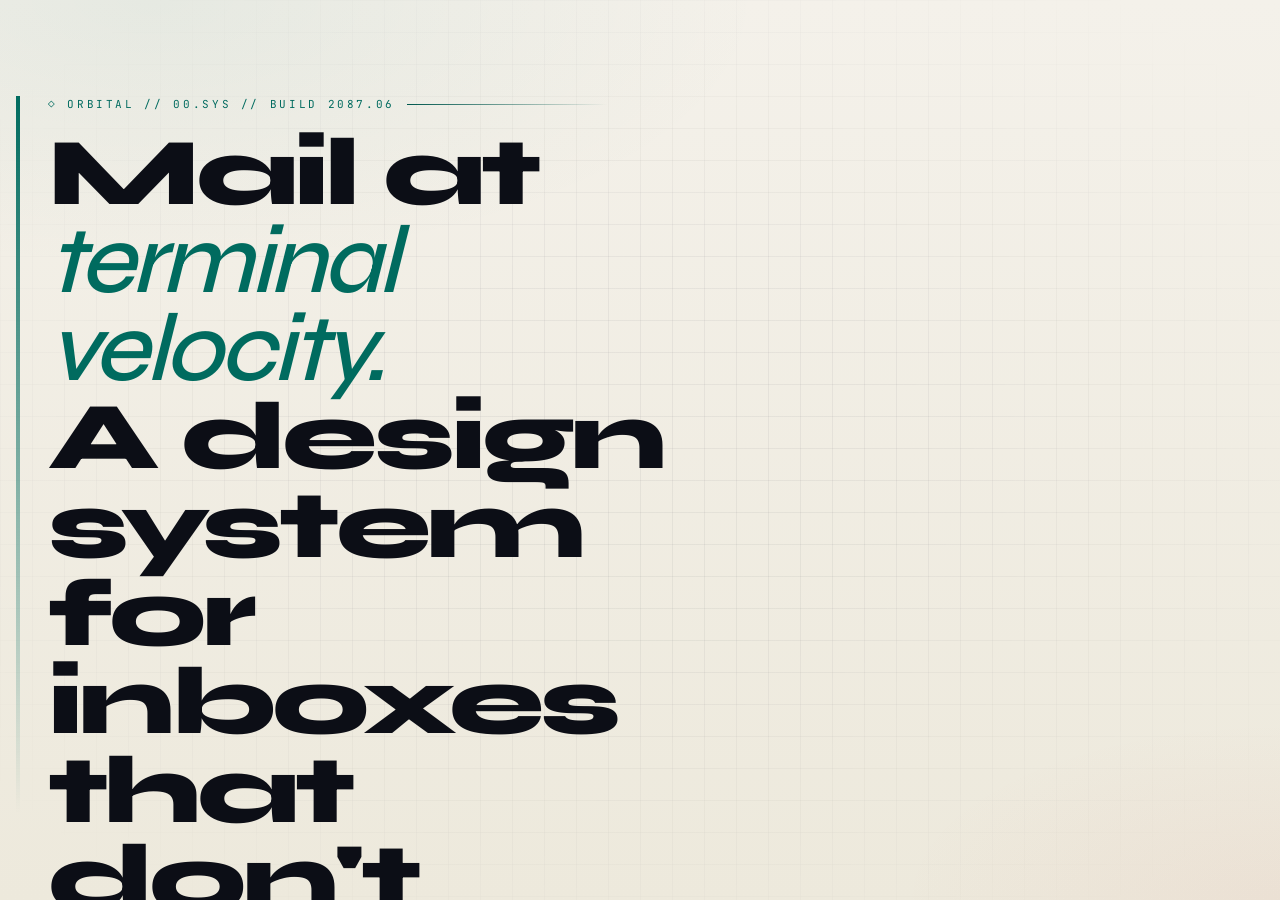
<file: html/index.html>
<!DOCTYPE html>
<html lang="en">
<head>
<meta charset="UTF-8" />
<meta name="viewport" content="width=device-width, initial-scale=1.0" />
<title>ORBITAL // mail terminal — design system</title>
<link rel="stylesheet" href="./styles/tokens.css" />
<link rel="stylesheet" href="./styles/base.css" />
<link rel="stylesheet" href="./styles/shell.css" />
<link rel="stylesheet" href="./styles/components.css" />
<link rel="stylesheet" href="./styles/pages.css" />
</head>
<body>
<main class="shell shell--showcase">
  <div class="showcase">

    <!-- HERO -->
    <header class="showcase__hero">
      <div>
        <div class="showcase__eyebrow">
          <span>◇ ORBITAL // 00.SYS // build 2087.06</span>
        </div>
        <h1 class="showcase__title">
          Mail at <em>terminal velocity.</em><br />
          A design system for inboxes that<br />don't feel like inboxes.
        </h1>
        <p class="showcase__lede">
          ORBITAL is a futuristic operating layer for electronic mail — built on blueprint paper chromatics,
          monospaced precision, and a typography pair (Syne × JetBrains Mono) that treats every message
          like inbound telemetry. Six surfaces. One language. Zero clutter.
        </p>
      </div>
      <div class="showcase__metrics">
        <div class="metric">
          <div class="metric__label">latency</div>
          <div class="metric__value">12<span style="color:var(--ink-mute);font-size:var(--size-md);">ms</span></div>
          <div class="metric__sub">render → paint</div>
        </div>
        <div class="metric">
          <div class="metric__label">surfaces</div>
          <div class="metric__value">05</div>
          <div class="metric__sub">core flows</div>
        </div>
        <div class="metric">
          <div class="metric__label">tokens</div>
          <div class="metric__value">68</div>
          <div class="metric__sub">design primitives</div>
        </div>
        <div class="metric">
          <div class="metric__label">payload</div>
          <div class="metric__value">0<span style="color:var(--ink-mute);font-size:var(--size-md);">kb js</span></div>
          <div class="metric__sub">html + css only</div>
        </div>
      </div>
    </header>

    <!-- COLOR -->
    <section class="showcase__block">
      <div class="showcase__block-head">
        <div>
          <div class="showcase__block-num">01 // chromatics</div>
        </div>
        <div>
          <h2 class="showcase__block-title">Palette on paper.</h2>
          <p class="showcase__block-desc">
            A warm cream substrate punctuated by deep teal, coral red, mustard, and olive. Signal-rich, fatigue-low. Reserve hot colors for state — never decoration.
          </p>
        </div>
      </div>
      <div class="showcase__panel">
        <div class="swatch-grid">
          <div class="swatch">
            <div class="swatch__color" data-hex="#F4F1EA" style="background: var(--void);"></div>
            <div class="swatch__meta"><span class="swatch__name">void</span><span class="swatch__role">substrate</span></div>
          </div>
          <div class="swatch">
            <div class="swatch__color" data-hex="#EDE9DC" style="background: var(--hull);"></div>
            <div class="swatch__meta"><span class="swatch__name">hull</span><span class="swatch__role">surface 1</span></div>
          </div>
          <div class="swatch">
            <div class="swatch__color" data-hex="#FBF8F0" style="background: var(--deck);"></div>
            <div class="swatch__meta"><span class="swatch__name">deck</span><span class="swatch__role">surface 2</span></div>
          </div>
          <div class="swatch">
            <div class="swatch__color" data-hex="#006B5F" style="background: var(--plasma); color: var(--void);"></div>
            <div class="swatch__meta"><span class="swatch__name plasma">plasma</span><span class="swatch__role">primary</span></div>
          </div>
          <div class="swatch">
            <div class="swatch__color" data-hex="#C8413B" style="background: var(--priority); color: var(--void);"></div>
            <div class="swatch__meta"><span class="swatch__name priority">priority</span><span class="swatch__role">urgent</span></div>
          </div>
          <div class="swatch">
            <div class="swatch__color" data-hex="#B87420" style="background: var(--solar); color: var(--void);"></div>
            <div class="swatch__meta"><span class="swatch__name solar">solar</span><span class="swatch__role">attention</span></div>
          </div>
          <div class="swatch">
            <div class="swatch__color" data-hex="#4A7A1C" style="background: var(--lime); color: var(--void);"></div>
            <div class="swatch__meta"><span class="swatch__name lime">lime</span><span class="swatch__role">live now</span></div>
          </div>
          <div class="swatch">
            <div class="swatch__color" data-hex="#4A3DAD" style="background: var(--violet); color: var(--void);"></div>
            <div class="swatch__meta"><span class="swatch__name" style="color:var(--violet);">violet</span><span class="swatch__role">tertiary</span></div>
          </div>
          <div class="swatch">
            <div class="swatch__color" data-hex="#0C0E16" style="background: var(--ink); color: var(--void);"></div>
            <div class="swatch__meta"><span class="swatch__name">ink</span><span class="swatch__role">text/100</span></div>
          </div>
          <div class="swatch">
            <div class="swatch__color" data-hex="#2A2D3D" style="background: var(--ink-soft); color: var(--void);"></div>
            <div class="swatch__meta"><span class="swatch__name">ink·soft</span><span class="swatch__role">text/80</span></div>
          </div>
          <div class="swatch">
            <div class="swatch__color" data-hex="#5C6076" style="background: var(--ink-mute); color: var(--void);"></div>
            <div class="swatch__meta"><span class="swatch__name">ink·mute</span><span class="swatch__role">text/60</span></div>
          </div>
          <div class="swatch">
            <div class="swatch__color" data-hex="#B5AC93" style="background: var(--rim);"></div>
            <div class="swatch__meta"><span class="swatch__name">rim</span><span class="swatch__role">divider</span></div>
          </div>
        </div>
      </div>
    </section>

    <!-- TYPOGRAPHY -->
    <section class="showcase__block">
      <div class="showcase__block-head">
        <div>
          <div class="showcase__block-num">02 // typography</div>
        </div>
        <div>
          <h2 class="showcase__block-title">Syne × JetBrains Mono.</h2>
          <p class="showcase__block-desc">
            One geometric futurist serif. One technical mono. The tension between editorial confidence and engineering precision defines every interface.
          </p>
        </div>
      </div>
      <div class="showcase__panel">
        <div class="type-spec">
          <div class="type-spec__meta">
            <strong>Display / 5XL</strong>
            Syne · 800<br />
            -0.04em tracking
          </div>
          <div class="type-spec__sample">
            <div style="font-family: var(--font-display); font-size: var(--size-5xl); font-weight: 800; letter-spacing: -0.04em; line-height: 0.9;">Inbound transmission.</div>
          </div>
        </div>
        <div class="type-spec">
          <div class="type-spec__meta">
            <strong>Heading / 2XL</strong>
            Syne · 600
          </div>
          <div class="type-spec__sample">
            <h3 style="font-family: var(--font-display); font-size: var(--size-2xl); font-weight: 600;">Quarterly orbital review</h3>
          </div>
        </div>
        <div class="type-spec">
          <div class="type-spec__meta">
            <strong>Body / LG</strong>
            Manrope · 300<br />
            1.7 line-height
          </div>
          <div class="type-spec__sample">
            <p style="font-family: var(--font-sans); font-size: var(--size-lg); font-weight: 300; line-height: 1.7; color: var(--ink-soft);">
              Long-form reading copy uses Manrope at a generous line height for legibility across extended messages — letters drawn for screens, not pages.
            </p>
          </div>
        </div>
        <div class="type-spec">
          <div class="type-spec__meta">
            <strong>UI / SM</strong>
            JetBrains Mono · 500
          </div>
          <div class="type-spec__sample">
            <div style="font-family: var(--font-mono); font-size: var(--size-sm);">cmd.send → trans.encrypt(rsa-4096) → ✓ ack</div>
          </div>
        </div>
        <div class="type-spec">
          <div class="type-spec__meta">
            <strong>Eyebrow / XS</strong>
            JetBrains Mono<br />
            mega tracking
          </div>
          <div class="type-spec__sample">
            <div class="mega plasma">◇ SECTOR // 04 — LIVE</div>
          </div>
        </div>
      </div>
    </section>

    <!-- COMPONENTS -->
    <section class="showcase__block">
      <div class="showcase__block-head">
        <div>
          <div class="showcase__block-num">03 // components</div>
        </div>
        <div>
          <h2 class="showcase__block-title">Mechanical parts.</h2>
          <p class="showcase__block-desc">Sharp corners, hairline borders, plasma glow on focus. Built to feel like instrumentation, not stationery.</p>
        </div>
      </div>
      <div class="showcase__panel">
        <div class="tile-grid">
          <div class="tile">
            <div class="tile__label">Buttons</div>
            <div class="tile__samples">
              <button class="btn btn--primary">Transmit</button>
              <button class="btn">Reply</button>
              <button class="btn btn--ghost">Discard</button>
              <button class="btn btn--danger">Purge</button>
            </div>
          </div>
          <div class="tile">
            <div class="tile__label">Chips</div>
            <div class="tile__samples">
              <span class="chip chip--plasma">flagged</span>
              <span class="chip chip--priority">urgent</span>
              <span class="chip chip--solar">draft</span>
              <span class="chip chip--lime">live</span>
              <span class="chip chip--violet">cc</span>
              <span class="chip chip--ghost">archived</span>
            </div>
          </div>
          <div class="tile">
            <div class="tile__label">Badges</div>
            <div class="tile__samples">
              <span class="badge">04</span>
              <span class="badge" style="background: var(--solar);">12</span>
              <span class="badge" style="background: var(--plasma); color: var(--void);">99+</span>
              <span class="kbd">⌘</span>
              <span class="kbd">K</span>
            </div>
          </div>
          <div class="tile">
            <div class="tile__label">Avatars</div>
            <div class="tile__samples">
              <div class="av av--plasma">AT</div>
              <div class="av av--priority">RK</div>
              <div class="av av--solar">JM</div>
              <div class="av av--violet">QS</div>
              <div class="av av--lime">YO</div>
              <div class="av av--ghost">+8</div>
            </div>
          </div>
          <div class="tile">
            <div class="tile__label">Inputs</div>
            <div class="tile__samples" style="flex-direction: column; align-items: stretch; width: 100%;">
              <input class="input" placeholder="recipient @ orbital.mail" />
              <div class="search" style="margin-top: var(--u2);">
                <svg class="search__icn" viewBox="0 0 24 24" fill="none" stroke="currentColor" stroke-width="1.5"><circle cx="11" cy="11" r="7"/><path d="m20 20-3.5-3.5"/></svg>
                <input class="input" placeholder="search transmissions" />
                <div class="search__kbd"><span class="kbd">⌘</span><span class="kbd">K</span></div>
              </div>
            </div>
          </div>
          <div class="tile">
            <div class="tile__label">Controls</div>
            <div class="tile__samples">
              <input type="checkbox" class="check" checked />
              <input type="checkbox" class="check" />
              <label class="toggle">
                <input type="checkbox" checked />
                <span class="toggle__track"><span class="toggle__thumb"></span></span>
              </label>
              <label class="toggle">
                <input type="checkbox" />
                <span class="toggle__track"><span class="toggle__thumb"></span></span>
              </label>
            </div>
          </div>
          <div class="tile" style="grid-column: span 2;">
            <div class="tile__label">Signal indicators</div>
            <div class="tile__samples" style="gap: var(--u4);">
              <span style="display:inline-flex;align-items:center;gap:var(--u2);"><span class="dot is-live"></span><span class="mono" style="font-size:var(--size-xs);">live</span></span>
              <span style="display:inline-flex;align-items:center;gap:var(--u2);"><span class="dot is-plasma"></span><span class="mono" style="font-size:var(--size-xs);">unread</span></span>
              <span style="display:inline-flex;align-items:center;gap:var(--u2);"><span class="dot is-priority"></span><span class="mono" style="font-size:var(--size-xs);">priority</span></span>
              <span style="display:inline-flex;align-items:center;gap:var(--u2);"><span class="dot"></span><span class="mono" style="font-size:var(--size-xs);">idle</span></span>
              <span class="tag">channel-04</span>
              <span class="coord">42.7N · 67.3E</span>
            </div>
          </div>
          <div class="tile">
            <div class="tile__label">Group</div>
            <div class="tile__samples">
              <div class="btn-group">
                <button class="btn btn--sm">Reply</button>
                <button class="btn btn--sm">Forward</button>
                <button class="btn btn--sm">Archive</button>
              </div>
            </div>
          </div>
        </div>
      </div>
    </section>

    <!-- SURFACES -->
    <section class="showcase__block">
      <div class="showcase__block-head">
        <div>
          <div class="showcase__block-num">04 // surfaces</div>
        </div>
        <div>
          <h2 class="showcase__block-title">Five flows. One mind.</h2>
          <p class="showcase__block-desc">Each surface is a distinct vantage point on the same dataset — the inbox grid, the open transmission, the composing console, the system settings deck.</p>
        </div>
      </div>
      <div class="preview-grid">
        <a href="./login.html" class="preview">
          <div class="preview__head">
            <span class="preview__name">Ingress</span>
            <span class="preview__path">/login.html →</span>
          </div>
          <div class="preview__body">
            <div class="mega plasma">◇ SECURE INGRESS</div>
            <div style="font-family:var(--font-display);font-size:var(--size-xl);font-weight:700;letter-spacing:var(--track-tight);line-height:1.1;">Identify.</div>
            <div style="font-family:var(--font-mono);font-size:var(--size-2xs);text-transform:uppercase;letter-spacing:var(--track-mega);color:var(--ink-mute);">◇ address</div>
            <div style="font-family:var(--font-mono);font-size:var(--size-sm);color:var(--ink);border-bottom:1px solid var(--hairline-bold);padding-bottom:var(--u2);">callsign @ orbital.mail</div>
            <div style="font-family:var(--font-mono);font-size:var(--size-2xs);text-transform:uppercase;letter-spacing:var(--track-mega);color:var(--ink-mute);margin-top:var(--u2);">◇ passphrase</div>
            <div style="font-family:var(--font-mono);font-size:var(--size-sm);color:var(--ink);border-bottom:1px solid var(--hairline-bold);padding-bottom:var(--u2);">••••••••••••</div>
            <div style="margin-top:var(--u2);padding:var(--u3) var(--u4);background:var(--plasma);color:var(--void);font-family:var(--font-mono);font-size:var(--size-2xs);text-transform:uppercase;letter-spacing:var(--track-wide);text-align:center;font-weight:600;">Transmit credentials →</div>
          </div>
        </a>
        <a href="./inbox.html" class="preview">
          <div class="preview__head">
            <span class="preview__name">Inbox</span>
            <span class="preview__path">/inbox.html →</span>
          </div>
          <div class="preview__body">
            <div style="display:flex;align-items:center;gap:var(--u3);padding:var(--u3) 0;border-bottom:1px solid var(--hairline);">
              <span class="dot is-plasma"></span>
              <div style="flex:1;">
                <div style="font-family:var(--font-sans);font-weight:600;color:var(--ink);font-size:var(--size-sm);">Yara Okonkwo</div>
                <div style="font-family:var(--font-sans);color:var(--ink);font-size:var(--size-xs);">Re: orbital telemetry sync — Q3</div>
                <div style="color:var(--ink-mute);font-size:var(--size-xs);font-family:var(--font-sans);">The decay window for sector 4 has shifted by 0.04 ms…</div>
              </div>
              <div style="font-family:var(--font-mono);font-size:var(--size-2xs);color:var(--plasma);">02:47</div>
            </div>
            <div style="display:flex;align-items:center;gap:var(--u3);padding:var(--u3) 0;border-bottom:1px solid var(--hairline);">
              <span class="dot is-priority"></span>
              <div style="flex:1;">
                <div style="font-family:var(--font-sans);font-weight:600;color:var(--ink);font-size:var(--size-sm);">Mission Ops <span class="chip chip--priority" style="margin-left:4px;">urgent</span></div>
                <div style="font-family:var(--font-sans);color:var(--ink);font-size:var(--size-xs);">Anomaly detected — please confirm</div>
              </div>
              <div style="font-family:var(--font-mono);font-size:var(--size-2xs);color:var(--priority);">now</div>
            </div>
            <div style="display:flex;align-items:center;gap:var(--u3);padding:var(--u3) 0;">
              <span class="dot"></span>
              <div style="flex:1;">
                <div style="font-family:var(--font-sans);color:var(--ink-soft);font-size:var(--size-sm);">Akira Tanaka</div>
                <div style="font-family:var(--font-sans);color:var(--ink-mute);font-size:var(--size-xs);">Design system v0.4 review notes</div>
              </div>
              <div style="font-family:var(--font-mono);font-size:var(--size-2xs);color:var(--ink-mute);">14h</div>
            </div>
          </div>
        </a>

        <a href="./thread.html" class="preview">
          <div class="preview__head">
            <span class="preview__name">Read</span>
            <span class="preview__path">/thread.html →</span>
          </div>
          <div class="preview__body">
            <div class="mega plasma">◇ TRANSMISSION // 04 OF 12</div>
            <div style="font-family:var(--font-display);font-size:var(--size-xl);font-weight:600;letter-spacing:var(--track-tight);line-height:1.1;">Re: orbital telemetry sync — Q3</div>
            <div style="display:flex;gap:var(--u3);align-items:center;margin-top:var(--u2);">
              <div class="av av--plasma av--sm">YO</div>
              <div>
                <div style="font-size:var(--size-xs);color:var(--ink);font-family:var(--font-sans);">Yara Okonkwo</div>
                <div style="font-family:var(--font-mono);font-size:var(--size-2xs);color:var(--ink-mute);">y.okonkwo@orbital.mail</div>
              </div>
            </div>
            <p style="margin-top:var(--u3);font-family:var(--font-sans);color:var(--ink-soft);font-size:var(--size-sm);line-height:1.5;">The decay window for sector 4 has shifted by 0.04 ms — well inside tolerance, but the trend is worth tracking…</p>
          </div>
        </a>

        <a href="./compose.html" class="preview">
          <div class="preview__head">
            <span class="preview__name">Compose</span>
            <span class="preview__path">/compose.html →</span>
          </div>
          <div class="preview__body">
            <div class="mega plasma">▶ NEW TRANSMISSION</div>
            <div style="display:grid;grid-template-columns:60px 1fr;gap:var(--u3);font-family:var(--font-sans);font-size:var(--size-xs);border-bottom:1px solid var(--hairline);padding-bottom:var(--u);">
              <span class="mega" style="font-size:var(--size-2xs);">TO</span>
              <span class="recipient" style="padding:1px var(--u2);">Yara Okonkwo<span class="recipient__close">×</span></span>
            </div>
            <div style="display:grid;grid-template-columns:60px 1fr;gap:var(--u3);font-family:var(--font-sans);font-size:var(--size-xs);border-bottom:1px solid var(--hairline);padding-bottom:var(--u);">
              <span class="mega" style="font-size:var(--size-2xs);">SUBJ</span>
              <span style="color:var(--ink);">Re: orbital telemetry sync — Q3</span>
            </div>
            <p style="font-family:var(--font-sans);font-size:var(--size-sm);color:var(--ink-soft);line-height:1.5;">Yara — quick note while it's fresh. The shift you flagged…</p>
          </div>
        </a>

        <a href="./settings.html" class="preview">
          <div class="preview__head">
            <span class="preview__name">Settings</span>
            <span class="preview__path">/settings.html →</span>
          </div>
          <div class="preview__body">
            <div class="mega plasma">◇ SYSTEM // PREFERENCES</div>
            <div style="display:flex;justify-content:space-between;align-items:center;padding:var(--u2) 0;border-bottom:1px solid var(--hairline);">
              <div>
                <div style="font-family:var(--font-sans);color:var(--ink);font-size:var(--size-sm);">Quiet hours</div>
                <div style="font-family:var(--font-sans);color:var(--ink-mute);font-size:var(--size-xs);">21:00 → 07:00 local</div>
              </div>
              <label class="toggle"><input type="checkbox" checked /><span class="toggle__track"><span class="toggle__thumb"></span></span></label>
            </div>
            <div style="display:flex;justify-content:space-between;align-items:center;padding:var(--u2) 0;">
              <div>
                <div style="font-family:var(--font-sans);color:var(--ink);font-size:var(--size-sm);">Encrypted-only outbound</div>
                <div style="font-family:var(--font-sans);color:var(--ink-mute);font-size:var(--size-xs);">PGP / Signal protocol</div>
              </div>
              <label class="toggle"><input type="checkbox" /><span class="toggle__track"><span class="toggle__thumb"></span></span></label>
            </div>
          </div>
        </a>
      </div>
    </section>

    <!-- FOOTER -->
    <footer class="showcase__foot">
      <div>◇ ORBITAL // v0.1 — built without javascript</div>
      <div>tinklapiai@gmail.com · 42.7N · 67.3E</div>
      <div>© 2087 · all signals reserved</div>
    </footer>

  </div>
</main>
</body>
</html>
</file>
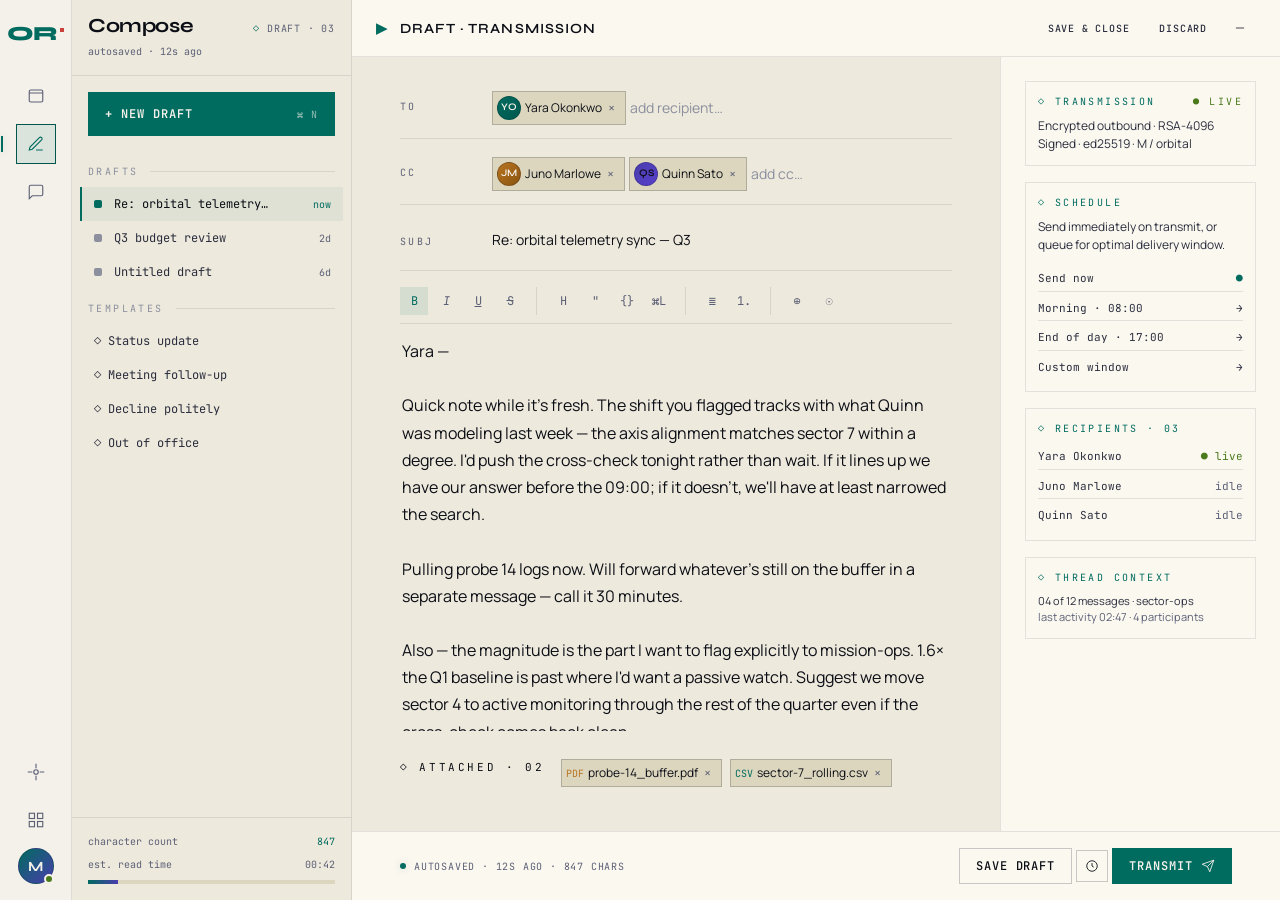
<file: html/compose.html>
<!DOCTYPE html>
<html lang="en">
<head>
<meta charset="UTF-8" />
<meta name="viewport" content="width=device-width, initial-scale=1.0" />
<title>ORBITAL // compose</title>
<link rel="stylesheet" href="./styles/tokens.css" />
<link rel="stylesheet" href="./styles/base.css" />
<link rel="stylesheet" href="./styles/shell.css" />
<link rel="stylesheet" href="./styles/components.css" />
<link rel="stylesheet" href="./styles/pages.css" />
</head>
<body>
<main class="shell shell--compose">

  <!-- RAIL -->
  <aside class="rail">
    <div class="rail__brand"><div class="rail__brand-mark">OR</div></div>
    <a href="./inbox.html" class="rail__item" title="Inbox">
      <svg class="icn" viewBox="0 0 24 24" fill="none" stroke="currentColor" stroke-width="1.5"><path d="M3 8h18M5 4h14a2 2 0 0 1 2 2v12a2 2 0 0 1-2 2H5a2 2 0 0 1-2-2V6a2 2 0 0 1 2-2Z"/></svg>
    </a>
    <a href="./compose.html" class="rail__item is-active" title="Compose">
      <svg class="icn" viewBox="0 0 24 24" fill="none" stroke="currentColor" stroke-width="1.5"><path d="M12 20h9M16.5 3.5a2.121 2.121 0 0 1 3 3L7 19l-4 1 1-4Z"/></svg>
    </a>
    <a href="./thread.html" class="rail__item" title="Threads">
      <svg class="icn" viewBox="0 0 24 24" fill="none" stroke="currentColor" stroke-width="1.5"><path d="M21 15a2 2 0 0 1-2 2H7l-4 4V5a2 2 0 0 1 2-2h14a2 2 0 0 1 2 2Z"/></svg>
    </a>
    <div class="rail__spacer"></div>
    <a href="./settings.html" class="rail__item" title="Settings">
      <svg class="icn" viewBox="0 0 24 24" fill="none" stroke="currentColor" stroke-width="1.5"><circle cx="12" cy="12" r="3"/><path d="M12 1v6m0 10v6m11-11h-6M7 12H1"/></svg>
    </a>
    <a href="./index.html" class="rail__item" title="Design"><svg class="icn" viewBox="0 0 24 24" fill="none" stroke="currentColor" stroke-width="1.5"><rect x="3" y="3" width="7" height="7"/><rect x="14" y="3" width="7" height="7"/><rect x="3" y="14" width="7" height="7"/><rect x="14" y="14" width="7" height="7"/></svg></a>
    <div class="rail__avatar">M</div>
  </aside>

  <!-- NAV (abbreviated) -->
  <nav class="nav">
    <div class="nav__head">
      <div class="nav__head-row">
        <h1>Compose</h1>
        <span class="coord">draft · 03</span>
      </div>
      <div class="mono" style="font-size: var(--size-2xs); color: var(--ink-mute);">autosaved · 12s ago</div>
    </div>

    <a href="./compose.html" class="nav__compose">
      <span>+ new draft</span>
      <span class="shortcut">⌘ N</span>
    </a>

    <div class="nav__section">drafts</div>
    <ul class="nav__list">
      <li><a href="#" class="nav__link is-active">
        <span class="nav__label-dot" style="background: var(--plasma);"></span>
        <span>Re: orbital telemetry…</span>
        <span class="count">now</span>
      </a></li>
      <li><a href="#" class="nav__link">
        <span class="nav__label-dot" style="background: var(--ink-faint);"></span>
        <span>Q3 budget review</span>
        <span class="count">2d</span>
      </a></li>
      <li><a href="#" class="nav__link">
        <span class="nav__label-dot" style="background: var(--ink-faint);"></span>
        <span>Untitled draft</span>
        <span class="count">6d</span>
      </a></li>
    </ul>

    <div class="nav__section">templates</div>
    <ul class="nav__list">
      <li><a href="#" class="nav__link"><span>◇ Status update</span></a></li>
      <li><a href="#" class="nav__link"><span>◇ Meeting follow-up</span></a></li>
      <li><a href="#" class="nav__link"><span>◇ Decline politely</span></a></li>
      <li><a href="#" class="nav__link"><span>◇ Out of office</span></a></li>
    </ul>

    <div class="nav__footer">
      <div class="nav__footer-row"><span>character count</span><span class="plasma">847</span></div>
      <div class="nav__footer-row"><span>est. read time</span><span>00:42</span></div>
      <div class="nav__bar"><div class="nav__bar-fill" style="width: 12%;"></div></div>
    </div>
  </nav>

  <!-- COMPOSE -->
  <section class="compose">
    <header class="compose__topbar">
      <div class="compose__title">draft · transmission</div>
      <div class="compose__actions">
        <button class="btn btn--sm btn--ghost">Save & close</button>
        <button class="btn btn--sm btn--ghost">Discard</button>
        <button class="btn btn--icon btn--ghost" title="Minimize"><svg class="icn" viewBox="0 0 24 24" fill="none" stroke="currentColor" stroke-width="1.5"><path d="M5 12h14"/></svg></button>
      </div>
    </header>

    <div class="compose__layout">
      <!-- main editor -->
      <div class="compose__form">

        <div class="compose__field">
          <span class="compose__field-label">to</span>
          <div class="compose__recipients">
            <span class="recipient">
              <div class="av av--plasma av--sm">YO</div>
              Yara Okonkwo
              <span class="recipient__close">×</span>
            </span>
            <input class="compose__field-input" placeholder="add recipient…" style="flex: 1; min-width: 200px;" />
          </div>
        </div>

        <div class="compose__field">
          <span class="compose__field-label">cc</span>
          <div class="compose__recipients">
            <span class="recipient">
              <div class="av av--solar av--sm">JM</div>
              Juno Marlowe
              <span class="recipient__close">×</span>
            </span>
            <span class="recipient">
              <div class="av av--violet av--sm">QS</div>
              Quinn Sato
              <span class="recipient__close">×</span>
            </span>
            <input class="compose__field-input" placeholder="add cc…" style="flex: 1; min-width: 160px;" />
          </div>
        </div>

        <div class="compose__field">
          <span class="compose__field-label">subj</span>
          <input class="compose__field-input" value="Re: orbital telemetry sync — Q3" />
        </div>

        <div class="compose__editor">
          <div class="compose__editor-tools">
            <button class="tool-btn is-active" title="Bold">B</button>
            <button class="tool-btn" title="Italic" style="font-style: italic;">I</button>
            <button class="tool-btn" title="Underline" style="text-decoration: underline;">U</button>
            <button class="tool-btn" title="Strike" style="text-decoration: line-through;">S</button>
            <span class="tool-divider"></span>
            <button class="tool-btn" title="Heading">H</button>
            <button class="tool-btn" title="Quote">"</button>
            <button class="tool-btn" title="Code">{}</button>
            <button class="tool-btn" title="Link">⌘L</button>
            <span class="tool-divider"></span>
            <button class="tool-btn" title="List">≣</button>
            <button class="tool-btn" title="Numbered">1.</button>
            <span class="tool-divider"></span>
            <button class="tool-btn" title="Attach">⊕</button>
            <button class="tool-btn" title="Emoji">☉</button>
          </div>

          <textarea class="compose__textarea" placeholder="begin transmission…">Yara —

Quick note while it's fresh. The shift you flagged tracks with what Quinn was modeling last week — the axis alignment matches sector 7 within a degree. I'd push the cross-check tonight rather than wait. If it lines up we have our answer before the 09:00; if it doesn't, we'll have at least narrowed the search.

Pulling probe 14 logs now. Will forward whatever's still on the buffer in a separate message — call it 30 minutes.

Also — the magnitude is the part I want to flag explicitly to mission-ops. 1.6× the Q1 baseline is past where I'd want a passive watch. Suggest we move sector 4 to active monitoring through the rest of the quarter even if the cross-check comes back clean.

— M</textarea>
        </div>

        <div style="display: flex; gap: var(--u2); padding: var(--u3) 0; flex-wrap: wrap;">
          <span class="mega" style="margin-right: var(--u2);">◇ attached · 02</span>
          <span class="recipient">
            <span class="mono" style="color: var(--solar); font-size: var(--size-2xs);">PDF</span>
            probe-14_buffer.pdf
            <span class="recipient__close">×</span>
          </span>
          <span class="recipient">
            <span class="mono" style="color: var(--plasma); font-size: var(--size-2xs);">CSV</span>
            sector-7_rolling.csv
            <span class="recipient__close">×</span>
          </span>
        </div>
      </div>

      <!-- aside -->
      <aside class="compose__aside">
        <div class="aside-block">
          <div class="aside-block__title">
            <span>◇ TRANSMISSION</span>
            <span class="lime">● live</span>
          </div>
          <div class="aside-block__body">
            Encrypted outbound · RSA-4096<br />
            Signed · ed25519 · M / orbital
          </div>
        </div>

        <div class="aside-block">
          <div class="aside-block__title">
            <span>◇ schedule</span>
          </div>
          <div class="aside-block__body" style="margin-bottom: var(--u3);">
            Send immediately on transmit, or queue for optimal delivery window.
          </div>
          <ul class="aside-block__list">
            <li><span>Send now</span><span class="plasma">●</span></li>
            <li><span>Morning · 08:00</span><span>→</span></li>
            <li><span>End of day · 17:00</span><span>→</span></li>
            <li><span>Custom window</span><span>→</span></li>
          </ul>
        </div>

        <div class="aside-block">
          <div class="aside-block__title">
            <span>◇ recipients · 03</span>
          </div>
          <ul class="aside-block__list">
            <li><span>Yara Okonkwo</span><span class="lime">● live</span></li>
            <li><span>Juno Marlowe</span><span class="muted">idle</span></li>
            <li><span>Quinn Sato</span><span class="muted">idle</span></li>
          </ul>
        </div>

        <div class="aside-block">
          <div class="aside-block__title">◇ thread context</div>
          <div class="aside-block__body" style="font-size: var(--size-xs);">
            04 of 12 messages · sector-ops<br />
            <span class="muted">last activity 02:47 · 4 participants</span>
          </div>
        </div>
      </aside>
    </div>

    <footer class="compose__footer">
      <div class="compose__schedule">
        <span class="dot is-plasma"></span>
        <span>autosaved · 12s ago · 847 chars</span>
      </div>
      <div class="compose__send">
        <button class="btn">Save draft</button>
        <button class="btn btn--icon" title="Schedule">
          <svg class="icn" viewBox="0 0 24 24" fill="none" stroke="currentColor" stroke-width="1.5"><circle cx="12" cy="12" r="9"/><path d="M12 7v5l3 2"/></svg>
        </button>
        <button class="btn btn--primary">
          Transmit
          <svg class="icn" viewBox="0 0 24 24" fill="none" stroke="currentColor" stroke-width="1.5"><path d="M22 2 11 13M22 2l-7 20-4-9-9-4Z"/></svg>
        </button>
      </div>
    </footer>
  </section>

</main>
</body>
</html>
</file>
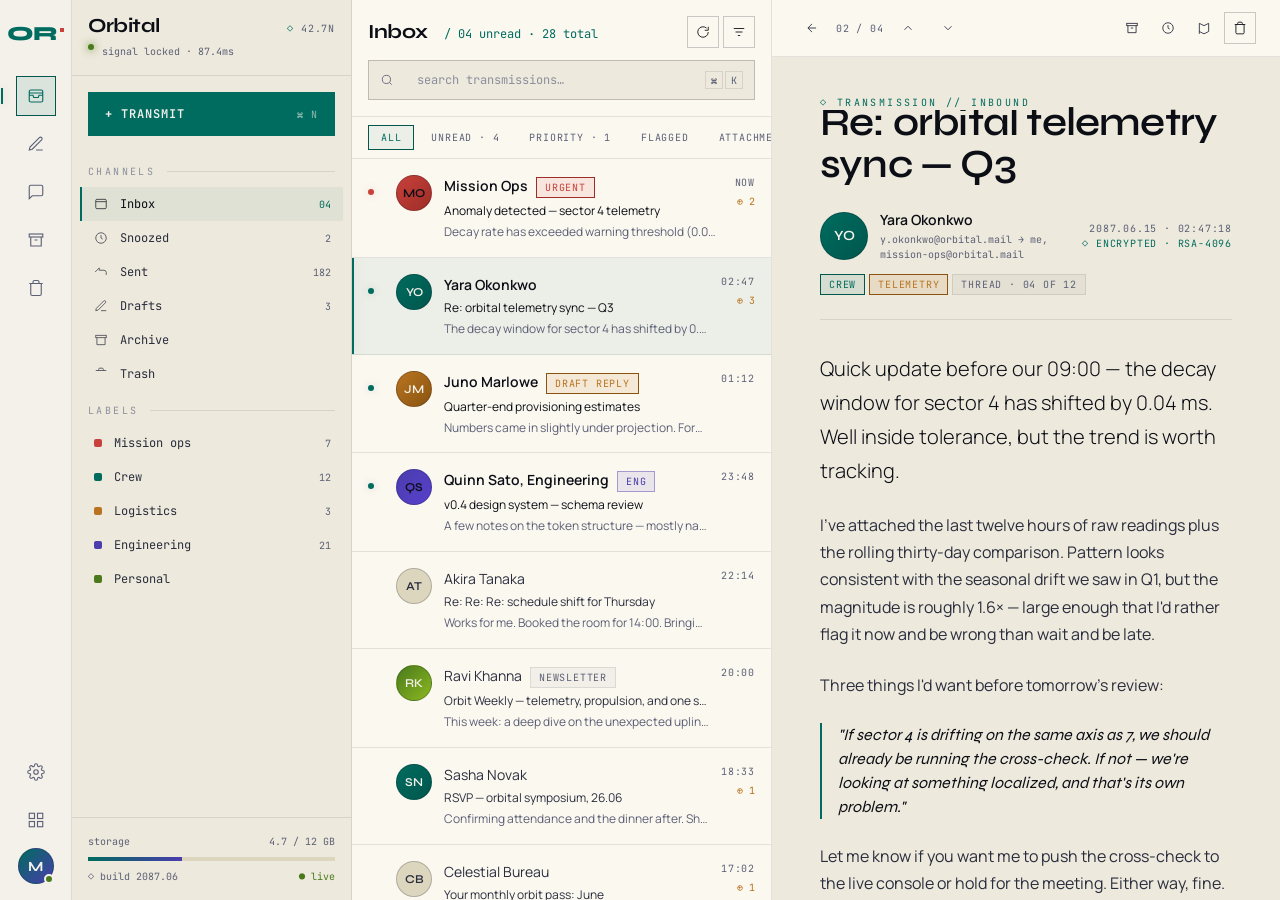
<file: html/inbox.html>
<!DOCTYPE html>
<html lang="en">
<head>
<meta charset="UTF-8" />
<meta name="viewport" content="width=device-width, initial-scale=1.0" />
<title>ORBITAL // inbox</title>
<link rel="stylesheet" href="./styles/tokens.css" />
<link rel="stylesheet" href="./styles/base.css" />
<link rel="stylesheet" href="./styles/shell.css" />
<link rel="stylesheet" href="./styles/components.css" />
<link rel="stylesheet" href="./styles/pages.css" />
</head>
<body>
<main class="shell">

  <!-- =============== RAIL =============== -->
  <aside class="rail">
    <div class="rail__brand"><div class="rail__brand-mark">OR</div></div>

    <a href="./inbox.html" class="rail__item is-active" title="Inbox">
      <svg class="icn" viewBox="0 0 24 24" fill="none" stroke="currentColor" stroke-width="1.5"><path d="M3 8h18M5 4h14a2 2 0 0 1 2 2v12a2 2 0 0 1-2 2H5a2 2 0 0 1-2-2V6a2 2 0 0 1 2-2Z"/><path d="M3 11h5l1 3h6l1-3h5"/></svg>
    </a>
    <a href="./compose.html" class="rail__item" title="Compose">
      <svg class="icn" viewBox="0 0 24 24" fill="none" stroke="currentColor" stroke-width="1.5"><path d="M12 20h9M16.5 3.5a2.121 2.121 0 0 1 3 3L7 19l-4 1 1-4Z"/></svg>
    </a>
    <a href="./thread.html" class="rail__item" title="Threads">
      <svg class="icn" viewBox="0 0 24 24" fill="none" stroke="currentColor" stroke-width="1.5"><path d="M21 15a2 2 0 0 1-2 2H7l-4 4V5a2 2 0 0 1 2-2h14a2 2 0 0 1 2 2Z"/></svg>
    </a>
    <a href="#" class="rail__item" title="Archive">
      <svg class="icn" viewBox="0 0 24 24" fill="none" stroke="currentColor" stroke-width="1.5"><rect x="3" y="4" width="18" height="4"/><path d="M5 8v12h14V8M10 12h4"/></svg>
    </a>
    <a href="#" class="rail__item" title="Trash">
      <svg class="icn" viewBox="0 0 24 24" fill="none" stroke="currentColor" stroke-width="1.5"><path d="M3 6h18M8 6V4a2 2 0 0 1 2-2h4a2 2 0 0 1 2 2v2m3 0v14a2 2 0 0 1-2 2H7a2 2 0 0 1-2-2V6"/></svg>
    </a>

    <div class="rail__spacer"></div>

    <a href="./settings.html" class="rail__item" title="Settings">
      <svg class="icn" viewBox="0 0 24 24" fill="none" stroke="currentColor" stroke-width="1.5"><circle cx="12" cy="12" r="3"/><path d="M19.4 15a1.65 1.65 0 0 0 .33 1.82l.06.06a2 2 0 1 1-2.83 2.83l-.06-.06a1.65 1.65 0 0 0-1.82-.33 1.65 1.65 0 0 0-1 1.51V21a2 2 0 1 1-4 0v-.09A1.65 1.65 0 0 0 9 19.4a1.65 1.65 0 0 0-1.82.33l-.06.06a2 2 0 1 1-2.83-2.83l.06-.06a1.65 1.65 0 0 0 .33-1.82 1.65 1.65 0 0 0-1.51-1H3a2 2 0 1 1 0-4h.09A1.65 1.65 0 0 0 4.6 9a1.65 1.65 0 0 0-.33-1.82l-.06-.06a2 2 0 1 1 2.83-2.83l.06.06a1.65 1.65 0 0 0 1.82.33H9a1.65 1.65 0 0 0 1-1.51V3a2 2 0 1 1 4 0v.09a1.65 1.65 0 0 0 1 1.51 1.65 1.65 0 0 0 1.82-.33l.06-.06a2 2 0 1 1 2.83 2.83l-.06.06a1.65 1.65 0 0 0-.33 1.82V9a1.65 1.65 0 0 0 1.51 1H21a2 2 0 1 1 0 4h-.09a1.65 1.65 0 0 0-1.51 1Z"/></svg>
    </a>
    <a href="./index.html" class="rail__item" title="Design System">
      <svg class="icn" viewBox="0 0 24 24" fill="none" stroke="currentColor" stroke-width="1.5"><rect x="3" y="3" width="7" height="7"/><rect x="14" y="3" width="7" height="7"/><rect x="3" y="14" width="7" height="7"/><rect x="14" y="14" width="7" height="7"/></svg>
    </a>
    <div class="rail__avatar">M</div>
  </aside>

  <!-- =============== NAV =============== -->
  <nav class="nav">
    <div class="nav__head">
      <div class="nav__head-row">
        <h1>Orbital</h1>
        <span class="coord">42.7N</span>
      </div>
      <div class="mono" style="font-size: var(--size-2xs); color: var(--ink-mute); display: flex; gap: var(--u2);">
        <span class="dot is-live"></span>
        <span>signal locked · 87.4ms</span>
      </div>
    </div>

    <a href="./compose.html" class="nav__compose">
      <span>+ transmit</span>
      <span class="shortcut">⌘ N</span>
    </a>

    <div class="nav__section">channels</div>
    <ul class="nav__list">
      <li><a href="./inbox.html" class="nav__link is-active">
        <svg class="icn" viewBox="0 0 24 24" fill="none" stroke="currentColor" stroke-width="1.5"><path d="M3 8h18M5 4h14a2 2 0 0 1 2 2v12a2 2 0 0 1-2 2H5a2 2 0 0 1-2-2V6a2 2 0 0 1 2-2Z"/></svg>
        <span>Inbox</span><span class="count">04</span></a></li>
      <li><a href="#" class="nav__link">
        <svg class="icn" viewBox="0 0 24 24" fill="none" stroke="currentColor" stroke-width="1.5"><circle cx="12" cy="12" r="9"/><path d="M12 7v5l3 2"/></svg>
        <span>Snoozed</span><span class="count">2</span></a></li>
      <li><a href="#" class="nav__link">
        <svg class="icn" viewBox="0 0 24 24" fill="none" stroke="currentColor" stroke-width="1.5"><path d="m2 12 7-7v4h8a4 4 0 0 1 4 4v4"/></svg>
        <span>Sent</span><span class="count">182</span></a></li>
      <li><a href="#" class="nav__link">
        <svg class="icn" viewBox="0 0 24 24" fill="none" stroke="currentColor" stroke-width="1.5"><path d="M12 20h9M16.5 3.5a2.121 2.121 0 0 1 3 3L7 19l-4 1 1-4Z"/></svg>
        <span>Drafts</span><span class="count">3</span></a></li>
      <li><a href="#" class="nav__link">
        <svg class="icn" viewBox="0 0 24 24" fill="none" stroke="currentColor" stroke-width="1.5"><rect x="3" y="4" width="18" height="4"/><path d="M5 8v12h14V8"/></svg>
        <span>Archive</span></a></li>
      <li><a href="#" class="nav__link">
        <svg class="icn" viewBox="0 0 24 24" fill="none" stroke="currentColor" stroke-width="1.5"><path d="M3 6h18M8 6V4a2 2 0 0 1 2-2h4a2 2 0 0 1 2 2v2"/></svg>
        <span>Trash</span></a></li>
    </ul>

    <div class="nav__section">labels</div>
    <ul class="nav__list">
      <li><a href="#" class="nav__link"><span class="nav__label-dot" style="background: var(--priority);"></span><span>Mission ops</span><span class="count">7</span></a></li>
      <li><a href="#" class="nav__link"><span class="nav__label-dot" style="background: var(--plasma);"></span><span>Crew</span><span class="count">12</span></a></li>
      <li><a href="#" class="nav__link"><span class="nav__label-dot" style="background: var(--solar);"></span><span>Logistics</span><span class="count">3</span></a></li>
      <li><a href="#" class="nav__link"><span class="nav__label-dot" style="background: var(--violet);"></span><span>Engineering</span><span class="count">21</span></a></li>
      <li><a href="#" class="nav__link"><span class="nav__label-dot" style="background: var(--lime);"></span><span>Personal</span></a></li>
    </ul>

    <div class="nav__footer">
      <div class="nav__footer-row">
        <span>storage</span>
        <span>4.7 / 12 GB</span>
      </div>
      <div class="nav__bar"><div class="nav__bar-fill"></div></div>
      <div class="nav__footer-row">
        <span>◇ build 2087.06</span>
        <span class="lime">● live</span>
      </div>
    </div>
  </nav>

  <!-- =============== LIST =============== -->
  <section class="list">
    <header class="list__head">
      <div class="list__head-row">
        <div>
          <span class="list__title">Inbox</span>
          <span class="list__title-count">/ 04 unread · 28 total</span>
        </div>
        <div style="display: flex; gap: var(--u);">
          <button class="btn btn--icon" title="Refresh">
            <svg class="icn" viewBox="0 0 24 24" fill="none" stroke="currentColor" stroke-width="1.5"><path d="M21 12a9 9 0 1 1-3-6.7"/><path d="M21 3v6h-6"/></svg>
          </button>
          <button class="btn btn--icon" title="Filter">
            <svg class="icn" viewBox="0 0 24 24" fill="none" stroke="currentColor" stroke-width="1.5"><path d="M3 6h18M6 12h12M10 18h4"/></svg>
          </button>
        </div>
      </div>
      <div class="search">
        <svg class="search__icn" viewBox="0 0 24 24" fill="none" stroke="currentColor" stroke-width="1.5"><circle cx="11" cy="11" r="7"/><path d="m20 20-3.5-3.5"/></svg>
        <input class="input" placeholder="search transmissions…" />
        <div class="search__kbd"><span class="kbd">⌘</span><span class="kbd">K</span></div>
      </div>
    </header>

    <div class="list__filters">
      <button class="list__filter is-active">all</button>
      <button class="list__filter">unread · 4</button>
      <button class="list__filter">priority · 1</button>
      <button class="list__filter">flagged</button>
      <button class="list__filter">attachments</button>
      <button class="list__filter">mentions</button>
    </div>

    <ul class="list__items">
      <li class="mail-item is-unread is-priority">
        <span class="mail-item__indicator"></span>
        <div class="av av--priority">MO</div>
        <div class="mail-item__body">
          <div class="mail-item__row">
            <span class="mail-item__from">Mission Ops</span>
            <span class="chip chip--priority">urgent</span>
          </div>
          <div class="mail-item__subject">Anomaly detected — sector 4 telemetry</div>
          <div class="mail-item__preview">Decay rate has exceeded warning threshold (0.087ms). Need confirmation within…</div>
        </div>
        <div class="mail-item__meta">
          <span class="mail-item__time priority">now</span>
          <span class="mail-item__attach">⊕ 2</span>
        </div>
      </li>

      <li class="mail-item is-unread is-selected">
        <span class="mail-item__indicator"></span>
        <div class="av av--plasma">YO</div>
        <div class="mail-item__body">
          <div class="mail-item__row">
            <span class="mail-item__from">Yara Okonkwo</span>
          </div>
          <div class="mail-item__subject">Re: orbital telemetry sync — Q3</div>
          <div class="mail-item__preview">The decay window for sector 4 has shifted by 0.04 ms — well inside tolerance, but the trend is worth tracking. Attaching the last 12 hours of readings…</div>
        </div>
        <div class="mail-item__meta">
          <span class="mail-item__time">02:47</span>
          <span class="mail-item__attach">⊕ 3</span>
        </div>
      </li>

      <li class="mail-item is-unread">
        <span class="mail-item__indicator"></span>
        <div class="av av--solar">JM</div>
        <div class="mail-item__body">
          <div class="mail-item__row">
            <span class="mail-item__from">Juno Marlowe</span>
            <span class="chip chip--solar">draft reply</span>
          </div>
          <div class="mail-item__subject">Quarter-end provisioning estimates</div>
          <div class="mail-item__preview">Numbers came in slightly under projection. Forwarding the breakdown for review before…</div>
        </div>
        <div class="mail-item__meta">
          <span class="mail-item__time">01:12</span>
        </div>
      </li>

      <li class="mail-item is-unread">
        <span class="mail-item__indicator"></span>
        <div class="av av--violet">QS</div>
        <div class="mail-item__body">
          <div class="mail-item__row">
            <span class="mail-item__from">Quinn Sato, Engineering</span>
            <span class="chip chip--violet">eng</span>
          </div>
          <div class="mail-item__subject">v0.4 design system — schema review</div>
          <div class="mail-item__preview">A few notes on the token structure — mostly naming, one structural. Marked them inline…</div>
        </div>
        <div class="mail-item__meta">
          <span class="mail-item__time">23:48</span>
        </div>
      </li>

      <li class="mail-item">
        <span class="mail-item__indicator"></span>
        <div class="av av--ghost">AT</div>
        <div class="mail-item__body">
          <div class="mail-item__row">
            <span class="mail-item__from">Akira Tanaka</span>
          </div>
          <div class="mail-item__subject">Re: Re: Re: schedule shift for Thursday</div>
          <div class="mail-item__preview">Works for me. Booked the room for 14:00. Bringing the new sensor mock-ups so we can walk through…</div>
        </div>
        <div class="mail-item__meta">
          <span class="mail-item__time">22:14</span>
        </div>
      </li>

      <li class="mail-item">
        <span class="mail-item__indicator"></span>
        <div class="av av--lime">RK</div>
        <div class="mail-item__body">
          <div class="mail-item__row">
            <span class="mail-item__from">Ravi Khanna</span>
            <span class="chip chip--ghost">newsletter</span>
          </div>
          <div class="mail-item__subject">Orbit Weekly — telemetry, propulsion, and one strange beacon</div>
          <div class="mail-item__preview">This week: a deep dive on the unexpected uplink from probe 14, plus three updates on…</div>
        </div>
        <div class="mail-item__meta">
          <span class="mail-item__time">20:00</span>
        </div>
      </li>

      <li class="mail-item">
        <span class="mail-item__indicator"></span>
        <div class="av av--plasma">SN</div>
        <div class="mail-item__body">
          <div class="mail-item__row">
            <span class="mail-item__from">Sasha Novak</span>
          </div>
          <div class="mail-item__subject">RSVP — orbital symposium, 26.06</div>
          <div class="mail-item__preview">Confirming attendance and the dinner after. Should I bring the projector or are we using the…</div>
        </div>
        <div class="mail-item__meta">
          <span class="mail-item__time">18:33</span>
          <span class="mail-item__attach">⊕ 1</span>
        </div>
      </li>

      <li class="mail-item">
        <span class="mail-item__indicator"></span>
        <div class="av av--ghost">CB</div>
        <div class="mail-item__body">
          <div class="mail-item__row">
            <span class="mail-item__from">Celestial Bureau</span>
          </div>
          <div class="mail-item__subject">Your monthly orbit pass: June</div>
          <div class="mail-item__preview">Statement attached. Next billing cycle begins 01.07. No action required.</div>
        </div>
        <div class="mail-item__meta">
          <span class="mail-item__time">17:02</span>
          <span class="mail-item__attach">⊕ 1</span>
        </div>
      </li>

      <li class="mail-item">
        <span class="mail-item__indicator"></span>
        <div class="av av--violet">EM</div>
        <div class="mail-item__body">
          <div class="mail-item__row">
            <span class="mail-item__from">Esme Müller</span>
          </div>
          <div class="mail-item__subject">Coffee tomorrow?</div>
          <div class="mail-item__preview">If you're free around 10. New place opened near the depot, supposed to be great.</div>
        </div>
        <div class="mail-item__meta">
          <span class="mail-item__time">14:45</span>
        </div>
      </li>

      <li class="mail-item">
        <span class="mail-item__indicator"></span>
        <div class="av av--solar">TL</div>
        <div class="mail-item__body">
          <div class="mail-item__row">
            <span class="mail-item__from">Tomás Linde</span>
          </div>
          <div class="mail-item__subject">Re: rendering pipeline — final pass</div>
          <div class="mail-item__preview">Last set of comp screens. The atmospheric tint is dialed in — let me know if you want…</div>
        </div>
        <div class="mail-item__meta">
          <span class="mail-item__time">12:08</span>
          <span class="mail-item__attach">⊕ 6</span>
        </div>
      </li>

      <li class="mail-item">
        <span class="mail-item__indicator"></span>
        <div class="av av--plasma">+8</div>
        <div class="mail-item__body">
          <div class="mail-item__row">
            <span class="mail-item__from">Orbital council, +8 others</span>
          </div>
          <div class="mail-item__subject">Minutes — 04.06 plenary</div>
          <div class="mail-item__preview">Distribution list attached. Vote on motion 4-A passes 11–2. Implementation begins…</div>
        </div>
        <div class="mail-item__meta">
          <span class="mail-item__time">2d</span>
          <span class="mail-item__attach">⊕ 4</span>
        </div>
      </li>
    </ul>
  </section>

  <!-- =============== READ (preview pane) =============== -->
  <section class="read">
    <header class="read__toolbar">
      <div class="read__nav">
        <button class="btn btn--icon btn--ghost" title="Back"><svg class="icn" viewBox="0 0 24 24" fill="none" stroke="currentColor" stroke-width="1.5"><path d="M19 12H5M12 19l-7-7 7-7"/></svg></button>
        <span>02 / 04</span>
        <button class="btn btn--icon btn--ghost" title="Prev"><svg class="icn" viewBox="0 0 24 24" fill="none" stroke="currentColor" stroke-width="1.5"><path d="M18 15l-6-6-6 6"/></svg></button>
        <button class="btn btn--icon btn--ghost" title="Next"><svg class="icn" viewBox="0 0 24 24" fill="none" stroke="currentColor" stroke-width="1.5"><path d="M6 9l6 6 6-6"/></svg></button>
      </div>
      <div class="read__actions">
        <button class="btn btn--icon btn--ghost" title="Archive"><svg class="icn" viewBox="0 0 24 24" fill="none" stroke="currentColor" stroke-width="1.5"><rect x="3" y="4" width="18" height="4"/><path d="M5 8v12h14V8M10 12h4"/></svg></button>
        <button class="btn btn--icon btn--ghost" title="Snooze"><svg class="icn" viewBox="0 0 24 24" fill="none" stroke="currentColor" stroke-width="1.5"><circle cx="12" cy="12" r="9"/><path d="M12 7v5l3 2"/></svg></button>
        <button class="btn btn--icon btn--ghost" title="Flag"><svg class="icn" viewBox="0 0 24 24" fill="none" stroke="currentColor" stroke-width="1.5"><path d="M4 22V4l8 4 8-4v14l-8 4-8-4"/></svg></button>
        <button class="btn btn--icon btn--danger" title="Trash"><svg class="icn" viewBox="0 0 24 24" fill="none" stroke="currentColor" stroke-width="1.5"><path d="M3 6h18M8 6V4a2 2 0 0 1 2-2h4a2 2 0 0 1 2 2v2m3 0v14a2 2 0 0 1-2 2H7a2 2 0 0 1-2-2V6"/></svg></button>
      </div>
    </header>

    <div class="read__scroll">
      <div class="read__header">
        <h1 class="read__subject">Re: orbital telemetry sync — Q3</h1>
        <div class="read__meta">
          <div class="av av--plasma av--lg">YO</div>
          <div class="read__sender">
            <span class="read__sender-name">Yara Okonkwo</span>
            <span class="read__sender-addr">y.okonkwo@orbital.mail → me, mission-ops@orbital.mail</span>
          </div>
          <div class="read__timestamp">
            <div>2087.06.15 · 02:47:18</div>
            <div class="plasma">◇ encrypted · rsa-4096</div>
          </div>
        </div>
        <div class="read__chips">
          <span class="chip chip--plasma">crew</span>
          <span class="chip chip--solar">telemetry</span>
          <span class="chip chip--ghost">thread · 04 of 12</span>
        </div>
      </div>

      <div class="read__body">
        <p class="lead">Quick update before our 09:00 — the decay window for sector 4 has shifted by 0.04 ms. Well inside tolerance, but the trend is worth tracking.</p>
        <p>I've attached the last twelve hours of raw readings plus the rolling thirty-day comparison. Pattern looks consistent with the seasonal drift we saw in Q1, but the magnitude is roughly 1.6× — large enough that I'd rather flag it now and be wrong than wait and be late.</p>
        <p>Three things I'd want before tomorrow's review:</p>
        <blockquote>"If sector 4 is drifting on the same axis as 7, we should already be running the cross-check. If not — we're looking at something localized, and that's its own problem."</blockquote>
        <p>Let me know if you want me to push the cross-check to the live console or hold for the meeting. Either way, fine.</p>
        <p class="muted" style="font-family: var(--font-mono); font-size: var(--size-sm);">— yara · sector 4 · channel ops</p>
      </div>

      <div class="read__attachments">
        <div class="read__attachments-head">
          <span class="mega plasma">◇ payload — 3 files · 4.2 MB</span>
          <button class="btn btn--sm">Download all</button>
        </div>
        <div class="read__attach-grid">
          <div class="attach">
            <div class="attach__icn">CSV</div>
            <div class="attach__body">
              <div class="attach__name">sector-4_12h_raw.csv</div>
              <div class="attach__size">1.8 MB</div>
            </div>
          </div>
          <div class="attach">
            <div class="attach__icn">PDF</div>
            <div class="attach__body">
              <div class="attach__name">rolling-30d_comparison.pdf</div>
              <div class="attach__size">2.1 MB</div>
            </div>
          </div>
          <div class="attach">
            <div class="attach__icn">PNG</div>
            <div class="attach__body">
              <div class="attach__name">decay-window_chart.png</div>
              <div class="attach__size">324 KB</div>
            </div>
          </div>
        </div>
      </div>

      <div class="read__reply">
        <div class="read__reply-actions">
          <a href="./compose.html" class="btn btn--primary">
            <svg class="icn" viewBox="0 0 24 24" fill="none" stroke="currentColor" stroke-width="1.5"><path d="M9 17l-5-5 5-5M20 18v-2a4 4 0 0 0-4-4H4"/></svg>
            Reply
          </a>
          <button class="btn">Reply all</button>
          <button class="btn">Forward</button>
          <div style="flex: 1;"></div>
          <button class="btn btn--ghost">⌘↩ to send</button>
        </div>
      </div>
    </div>
  </section>

</main>
</body>
</html>
</file>
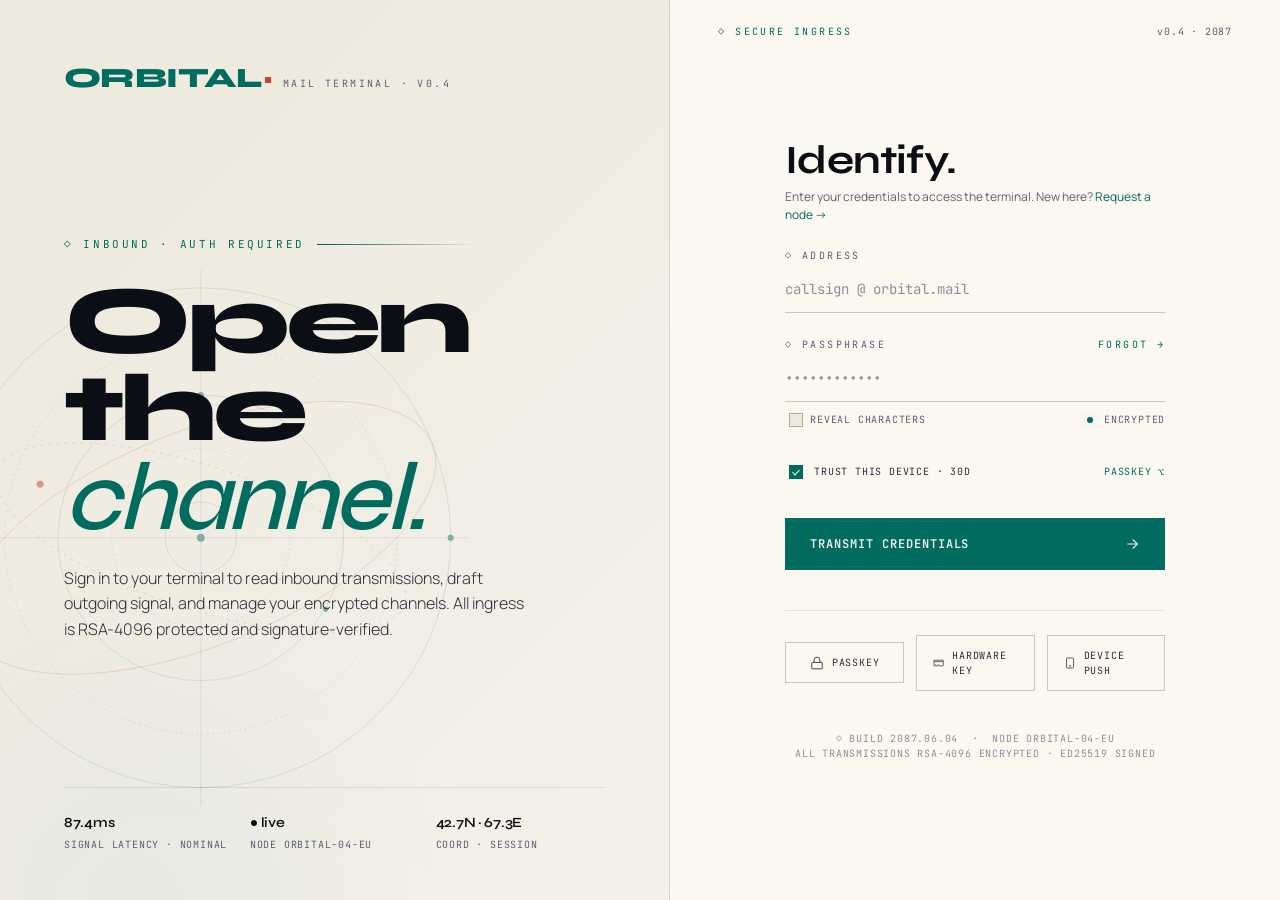
<file: html/login.html>
<!DOCTYPE html>
<html lang="en">
<head>
<meta charset="UTF-8" />
<meta name="viewport" content="width=device-width, initial-scale=1.0" />
<title>ORBITAL // ingress</title>
<link rel="stylesheet" href="./styles/tokens.css" />
<link rel="stylesheet" href="./styles/base.css" />
<link rel="stylesheet" href="./styles/components.css" />
<link rel="stylesheet" href="./styles/pages.css" />
</head>
<body>

<main class="ingress">

  <!-- =============== HERO =============== -->
  <section class="ingress__hero">

    <!-- decorative orbital diagram, pure SVG -->
    <svg class="ingress__orbit" viewBox="0 0 600 600" fill="none" stroke="currentColor" aria-hidden="true">
      <g style="color: var(--plasma); opacity: 0.55;">
        <ellipse cx="300" cy="300" rx="280" ry="280" stroke-width="0.5" />
        <ellipse cx="300" cy="300" rx="220" ry="220" stroke-width="0.5" stroke-dasharray="2 4" />
        <ellipse cx="300" cy="300" rx="160" ry="160" stroke-width="0.5" />
        <ellipse cx="300" cy="300" rx="100" ry="100" stroke-width="0.5" stroke-dasharray="2 4" />
        <ellipse cx="300" cy="300" rx="40" ry="40" stroke-width="0.5" />
      </g>
      <g style="color: var(--priority); opacity: 0.7;">
        <ellipse cx="300" cy="300" rx="280" ry="120" stroke-width="0.5" transform="rotate(-22 300 300)" />
        <ellipse cx="300" cy="300" rx="240" ry="80" stroke-width="0.5" transform="rotate(18 300 300)" stroke-dasharray="3 6" />
      </g>
      <g style="color: var(--plasma);">
        <circle cx="300" cy="300" r="4" fill="currentColor" />
        <circle cx="580" cy="300" r="3" fill="currentColor" />
        <circle cx="300" cy="140" r="3" fill="currentColor" />
        <circle cx="440" cy="380" r="2.5" fill="currentColor" />
      </g>
      <g style="color: var(--priority);">
        <circle cx="120" cy="240" r="3.5" fill="currentColor" />
      </g>
      <!-- crosshair -->
      <g style="color: var(--ink-faint);" stroke-width="0.4">
        <line x1="300" y1="0" x2="300" y2="600" />
        <line x1="0" y1="300" x2="600" y2="300" />
      </g>
    </svg>

    <header class="ingress__brand">
      <div class="ingress__brand-mark">ORBITAL</div>
      <div class="ingress__brand-sub">mail terminal · v0.4</div>
    </header>

    <div class="ingress__copy">
      <div class="ingress__eyebrow">
        <span>◇ inbound · auth required</span>
      </div>
      <h1 class="ingress__title">Open the<br /><em>channel.</em></h1>
      <p class="ingress__lede">
        Sign in to your terminal to read inbound transmissions, draft outgoing signal, and manage your encrypted channels. All ingress is RSA-4096 protected and signature-verified.
      </p>
    </div>

    <footer class="ingress__footnote">
      <div>
        <strong>87.4ms</strong>
        signal latency · nominal
      </div>
      <div>
        <strong class="plasma">● live</strong>
        node orbital-04-EU
      </div>
      <div>
        <strong>42.7N · 67.3E</strong>
        coord · session
      </div>
    </footer>
  </section>

  <!-- =============== FORM =============== -->
  <section class="ingress__form-wrap">

    <form class="ingress__form" action="./inbox.html" method="get">
      <header class="ingress__form-head">
        <h2>Identify.</h2>
        <p>Enter your credentials to access the terminal. New here? <a href="#">Request a node →</a></p>
      </header>

      <div class="ingress__field">
        <label class="ingress__field-label" for="email">
          <span>◇ address</span>
        </label>
        <input
          id="email"
          name="email"
          type="email"
          class="ingress__field-input"
          placeholder="callsign @ orbital.mail"
          autocomplete="email"
          required
        />
      </div>

      <div class="ingress__field">
        <label class="ingress__field-label" for="password">
          <span>◇ passphrase</span>
          <a href="#">forgot →</a>
        </label>
        <input
          id="password"
          name="password"
          type="password"
          class="ingress__field-input"
          placeholder="••••••••••••"
          autocomplete="current-password"
          required
        />
        <div class="ingress__field-aux">
          <label>
            <input type="checkbox" class="check" />
            <span>reveal characters</span>
          </label>
          <span style="margin-left: auto;">
            <span class="dot is-plasma"></span>
            <span style="margin-left: 4px;">encrypted</span>
          </span>
        </div>
      </div>

      <div class="ingress__row">
        <label>
          <input type="checkbox" class="check" checked />
          <span>trust this device · 30d</span>
        </label>
        <a href="#">passkey ⌥</a>
      </div>

      <button type="submit" class="ingress__submit">
        <span>Transmit credentials</span>
        <svg viewBox="0 0 24 24" fill="none" stroke="currentColor" stroke-width="1.8">
          <path d="M5 12h14M13 5l7 7-7 7" />
        </svg>
      </button>

      <div class="ingress__alt">
        <div class="ingress__alt-row">
          <a href="#" class="ingress__alt-btn">
            <svg viewBox="0 0 24 24" fill="none" stroke="currentColor" stroke-width="1.5"><rect x="3" y="11" width="18" height="11" rx="1"/><path d="M7 11V7a5 5 0 0 1 10 0v4"/></svg>
            passkey
          </a>
          <a href="#" class="ingress__alt-btn">
            <svg viewBox="0 0 24 24" fill="none" stroke="currentColor" stroke-width="1.5"><rect x="2" y="6" width="20" height="12" rx="1"/><path d="M2 9h20M5 15h2M11 15h2"/></svg>
            hardware key
          </a>
          <a href="#" class="ingress__alt-btn">
            <svg viewBox="0 0 24 24" fill="none" stroke="currentColor" stroke-width="1.5"><rect x="5" y="2" width="14" height="20" rx="2"/><circle cx="12" cy="18" r="1"/></svg>
            device push
          </a>
        </div>
      </div>

      <p class="ingress__sig">
        ◇ build 2087.06.04 &nbsp;·&nbsp; node orbital-04-EU<br />
        all transmissions rsa-4096 encrypted · ed25519 signed
      </p>
    </form>

  </section>

</main>

</body>
</html>
</file>
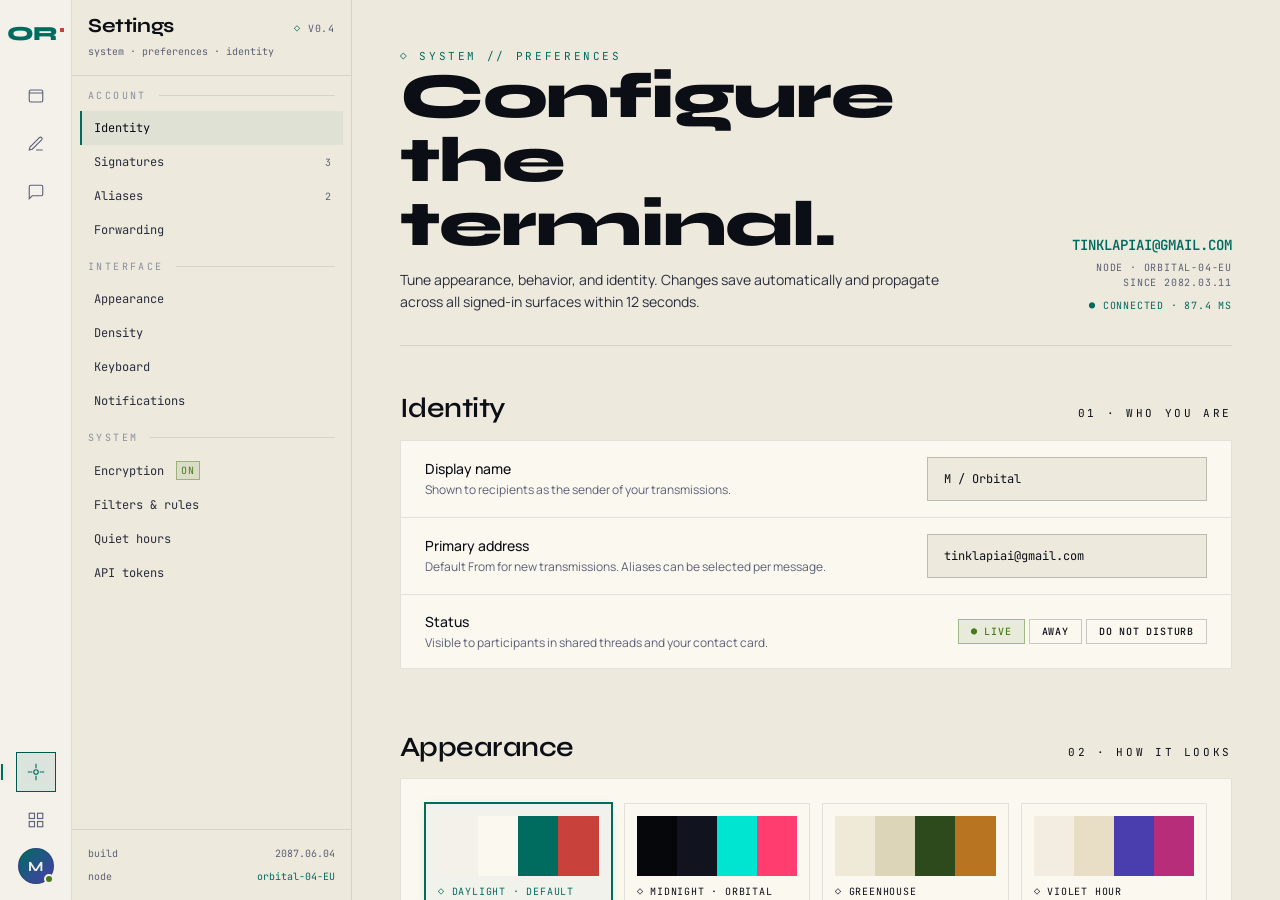
<file: html/settings.html>
<!DOCTYPE html>
<html lang="en">
<head>
<meta charset="UTF-8" />
<meta name="viewport" content="width=device-width, initial-scale=1.0" />
<title>ORBITAL // settings</title>
<link rel="stylesheet" href="./styles/tokens.css" />
<link rel="stylesheet" href="./styles/base.css" />
<link rel="stylesheet" href="./styles/shell.css" />
<link rel="stylesheet" href="./styles/components.css" />
<link rel="stylesheet" href="./styles/pages.css" />
</head>
<body>
<main class="shell shell--settings">

  <!-- RAIL -->
  <aside class="rail">
    <div class="rail__brand"><div class="rail__brand-mark">OR</div></div>
    <a href="./inbox.html" class="rail__item" title="Inbox"><svg class="icn" viewBox="0 0 24 24" fill="none" stroke="currentColor" stroke-width="1.5"><path d="M3 8h18M5 4h14a2 2 0 0 1 2 2v12a2 2 0 0 1-2 2H5a2 2 0 0 1-2-2V6a2 2 0 0 1 2-2Z"/></svg></a>
    <a href="./compose.html" class="rail__item" title="Compose"><svg class="icn" viewBox="0 0 24 24" fill="none" stroke="currentColor" stroke-width="1.5"><path d="M12 20h9M16.5 3.5a2.121 2.121 0 0 1 3 3L7 19l-4 1 1-4Z"/></svg></a>
    <a href="./thread.html" class="rail__item" title="Threads"><svg class="icn" viewBox="0 0 24 24" fill="none" stroke="currentColor" stroke-width="1.5"><path d="M21 15a2 2 0 0 1-2 2H7l-4 4V5a2 2 0 0 1 2-2h14a2 2 0 0 1 2 2Z"/></svg></a>
    <div class="rail__spacer"></div>
    <a href="./settings.html" class="rail__item is-active" title="Settings">
      <svg class="icn" viewBox="0 0 24 24" fill="none" stroke="currentColor" stroke-width="1.5"><circle cx="12" cy="12" r="3"/><path d="M12 1v6m0 10v6m11-11h-6M7 12H1"/></svg>
    </a>
    <a href="./index.html" class="rail__item" title="Design"><svg class="icn" viewBox="0 0 24 24" fill="none" stroke="currentColor" stroke-width="1.5"><rect x="3" y="3" width="7" height="7"/><rect x="14" y="3" width="7" height="7"/><rect x="3" y="14" width="7" height="7"/><rect x="14" y="14" width="7" height="7"/></svg></a>
    <div class="rail__avatar">M</div>
  </aside>

  <!-- NAV -->
  <nav class="nav">
    <div class="nav__head">
      <div class="nav__head-row">
        <h1>Settings</h1>
        <span class="coord">v0.4</span>
      </div>
      <div class="mono" style="font-size: var(--size-2xs); color: var(--ink-mute);">system · preferences · identity</div>
    </div>

    <div class="nav__section">account</div>
    <ul class="nav__list">
      <li><a href="#" class="nav__link is-active"><span>Identity</span></a></li>
      <li><a href="#" class="nav__link"><span>Signatures</span><span class="count">3</span></a></li>
      <li><a href="#" class="nav__link"><span>Aliases</span><span class="count">2</span></a></li>
      <li><a href="#" class="nav__link"><span>Forwarding</span></a></li>
    </ul>

    <div class="nav__section">interface</div>
    <ul class="nav__list">
      <li><a href="#" class="nav__link"><span>Appearance</span></a></li>
      <li><a href="#" class="nav__link"><span>Density</span></a></li>
      <li><a href="#" class="nav__link"><span>Keyboard</span></a></li>
      <li><a href="#" class="nav__link"><span>Notifications</span></a></li>
    </ul>

    <div class="nav__section">system</div>
    <ul class="nav__list">
      <li><a href="#" class="nav__link"><span>Encryption</span><span class="chip chip--lime" style="padding: 1px 4px;">on</span></a></li>
      <li><a href="#" class="nav__link"><span>Filters & rules</span></a></li>
      <li><a href="#" class="nav__link"><span>Quiet hours</span></a></li>
      <li><a href="#" class="nav__link"><span>API tokens</span></a></li>
    </ul>

    <div class="nav__footer">
      <div class="nav__footer-row"><span>build</span><span>2087.06.04</span></div>
      <div class="nav__footer-row"><span>node</span><span class="plasma">orbital-04-EU</span></div>
    </div>
  </nav>

  <!-- SETTINGS -->
  <section class="settings">
    <div class="settings__inner">

      <header class="settings__hero">
        <div>
          <div class="mega plasma">◇ SYSTEM // PREFERENCES</div>
          <h1>Configure the<br />terminal.</h1>
          <p>Tune appearance, behavior, and identity. Changes save automatically and propagate across all signed-in surfaces within 12 seconds.</p>
        </div>
        <div class="settings__sig">
          <strong>tinklapiai@gmail.com</strong>
          <div>node · orbital-04-EU</div>
          <div>since 2082.03.11</div>
          <div class="plasma" style="margin-top: var(--u2);">● connected · 87.4 ms</div>
        </div>
      </header>

      <!-- IDENTITY -->
      <section class="settings__section">
        <div class="settings__section-head">
          <h2>Identity</h2>
          <span class="mega">01 · who you are</span>
        </div>
        <div class="settings__group">
          <div class="settings__row">
            <div>
              <div class="settings__row-title">Display name</div>
              <div class="settings__row-desc">Shown to recipients as the sender of your transmissions.</div>
            </div>
            <input class="input" value="M / Orbital" style="width: 280px;" />
          </div>
          <div class="settings__row">
            <div>
              <div class="settings__row-title">Primary address</div>
              <div class="settings__row-desc">Default From for new transmissions. Aliases can be selected per message.</div>
            </div>
            <input class="input" value="tinklapiai@gmail.com" style="width: 280px;" />
          </div>
          <div class="settings__row">
            <div>
              <div class="settings__row-title">Status</div>
              <div class="settings__row-desc">Visible to participants in shared threads and your contact card.</div>
            </div>
            <div style="display: flex; gap: var(--u);">
              <button class="btn btn--sm chip--lime" style="background: var(--tint-lime); border-color: var(--tint-lime-edge); color: var(--lime);">● live</button>
              <button class="btn btn--sm">away</button>
              <button class="btn btn--sm">do not disturb</button>
            </div>
          </div>
        </div>
      </section>

      <!-- APPEARANCE -->
      <section class="settings__section">
        <div class="settings__section-head">
          <h2>Appearance</h2>
          <span class="mega">02 · how it looks</span>
        </div>
        <div class="settings__group" style="padding: var(--u5);">
          <div class="theme-grid">
            <div class="theme-card is-active">
              <div class="theme-card__swatch">
                <span style="background: #F4F1EA;"></span>
                <span style="background: #FBF8F0;"></span>
                <span style="background: #006B5F;"></span>
                <span style="background: #C8413B;"></span>
              </div>
              <div class="theme-card__name plasma">◇ daylight · default</div>
            </div>
            <div class="theme-card">
              <div class="theme-card__swatch">
                <span style="background: #06070B;"></span>
                <span style="background: #11141F;"></span>
                <span style="background: #00E5D1;"></span>
                <span style="background: #FF3D6E;"></span>
              </div>
              <div class="theme-card__name">◇ midnight · orbital</div>
            </div>
            <div class="theme-card">
              <div class="theme-card__swatch">
                <span style="background: #EFEAD8;"></span>
                <span style="background: #DDD5B8;"></span>
                <span style="background: #2C4A1C;"></span>
                <span style="background: #B87420;"></span>
              </div>
              <div class="theme-card__name">◇ greenhouse</div>
            </div>
            <div class="theme-card">
              <div class="theme-card__swatch">
                <span style="background: #F2EDE0;"></span>
                <span style="background: #E8DEC5;"></span>
                <span style="background: #4A3DAD;"></span>
                <span style="background: #B82D7A;"></span>
              </div>
              <div class="theme-card__name">◇ violet hour</div>
            </div>
          </div>

          <hr class="hr" style="margin: var(--u5) 0;" />

          <div class="settings__row" style="padding: 0; border: 0;">
            <div>
              <div class="settings__row-title">Density</div>
              <div class="settings__row-desc">Trade vertical space for legibility, or compress for keyboard navigation.</div>
            </div>
            <div class="btn-group">
              <button class="btn btn--sm">compact</button>
              <button class="btn btn--sm" style="background: var(--plasma); color: var(--void); border-color: var(--plasma);">balanced</button>
              <button class="btn btn--sm">spacious</button>
            </div>
          </div>

          <hr class="hr" style="margin: var(--u4) 0;" />

          <div class="settings__row" style="padding: 0; border: 0;">
            <div>
              <div class="settings__row-title">Scanline overlay</div>
              <div class="settings__row-desc">Subtle horizontal lines on dark surfaces. Honors prefers-reduced-motion.</div>
            </div>
            <label class="toggle"><input type="checkbox" checked /><span class="toggle__track"><span class="toggle__thumb"></span></span></label>
          </div>

          <hr class="hr" style="margin: var(--u4) 0;" />

          <div class="settings__row" style="padding: 0; border: 0;">
            <div>
              <div class="settings__row-title">Glow effects on focus</div>
              <div class="settings__row-desc">Plasma halo on focused inputs and primary actions.</div>
            </div>
            <label class="toggle"><input type="checkbox" checked /><span class="toggle__track"><span class="toggle__thumb"></span></span></label>
          </div>
        </div>
      </section>

      <!-- NOTIFICATIONS -->
      <section class="settings__section">
        <div class="settings__section-head">
          <h2>Signal & quiet</h2>
          <span class="mega">03 · when it speaks</span>
        </div>
        <div class="settings__group">
          <div class="settings__row">
            <div>
              <div class="settings__row-title">Quiet hours</div>
              <div class="settings__row-desc">Suppress notifications during the configured window. Priority transmissions still surface.</div>
            </div>
            <div style="display: flex; gap: var(--u); align-items: center;">
              <input class="input" value="21:00" style="width: 80px; text-align: center;" />
              <span class="mono muted">→</span>
              <input class="input" value="07:00" style="width: 80px; text-align: center;" />
              <label class="toggle"><input type="checkbox" checked /><span class="toggle__track"><span class="toggle__thumb"></span></span></label>
            </div>
          </div>
          <div class="settings__row">
            <div>
              <div class="settings__row-title">Priority bypass</div>
              <div class="settings__row-desc">Allow flagged senders to break through quiet hours. Configure in Filters & rules.</div>
            </div>
            <label class="toggle"><input type="checkbox" checked /><span class="toggle__track"><span class="toggle__thumb"></span></span></label>
          </div>
          <div class="settings__row">
            <div>
              <div class="settings__row-title">Desktop notifications</div>
              <div class="settings__row-desc">Native OS notifications for new transmissions matching your rules.</div>
            </div>
            <label class="toggle"><input type="checkbox" /><span class="toggle__track"><span class="toggle__thumb"></span></span></label>
          </div>
          <div class="settings__row">
            <div>
              <div class="settings__row-title">Audio cue on priority</div>
              <div class="settings__row-desc">Short three-tone signal. <span class="plasma">Preview</span> available next to selector.</div>
            </div>
            <select class="input" style="width: 200px;">
              <option>orbital — three tone</option>
              <option>terminal — soft click</option>
              <option>quiet — no audio</option>
            </select>
          </div>
        </div>
      </section>

      <!-- ENCRYPTION -->
      <section class="settings__section">
        <div class="settings__section-head">
          <h2>Encryption</h2>
          <span class="mega">04 · who can read</span>
        </div>
        <div class="settings__group">
          <div class="settings__row">
            <div>
              <div class="settings__row-title">
                Encrypted outbound by default
                <span class="chip chip--lime" style="margin-left: var(--u2);">● active</span>
              </div>
              <div class="settings__row-desc">All new transmissions encrypted with RSA-4096. Recipients without keys fall back to TLS-only with banner warning.</div>
            </div>
            <label class="toggle"><input type="checkbox" checked /><span class="toggle__track"><span class="toggle__thumb"></span></span></label>
          </div>
          <div class="settings__row">
            <div>
              <div class="settings__row-title">Signature</div>
              <div class="settings__row-desc">Sign all outbound with your ed25519 key — <span class="mono plasma">f4:3a:1c:9e:…</span></div>
            </div>
            <label class="toggle"><input type="checkbox" checked /><span class="toggle__track"><span class="toggle__thumb"></span></span></label>
          </div>
          <div class="settings__row">
            <div>
              <div class="settings__row-title">Auto-expire sent messages</div>
              <div class="settings__row-desc">Self-destructing transmissions for designated channels. Default off; configurable per-thread.</div>
            </div>
            <select class="input" style="width: 200px;">
              <option>never</option>
              <option>24 hours</option>
              <option>7 days</option>
              <option>30 days</option>
            </select>
          </div>
        </div>
      </section>

      <!-- DANGER -->
      <section class="settings__section">
        <div class="settings__section-head">
          <h2>Hazard zone</h2>
          <span class="mega priority">05 · irreversible</span>
        </div>
        <div class="settings__group" style="border-color: var(--tint-priority-soft);">
          <div class="settings__row">
            <div>
              <div class="settings__row-title">Purge trash now</div>
              <div class="settings__row-desc">Permanently delete 142 messages in trash. Cannot be undone.</div>
            </div>
            <button class="btn btn--danger">Purge · 142</button>
          </div>
          <div class="settings__row">
            <div>
              <div class="settings__row-title">Export and close terminal</div>
              <div class="settings__row-desc">Download all data as a signed archive, then deactivate this address.</div>
            </div>
            <button class="btn btn--danger">Begin shutdown</button>
          </div>
        </div>
      </section>

      <div class="showcase__foot" style="margin-top: var(--u8);">
        <div>◇ ORBITAL // settings</div>
        <div>autosaved · 03s ago</div>
        <div>build 2087.06.04 · node orbital-04-EU</div>
      </div>

    </div>
  </section>

</main>
</body>
</html>
</file>
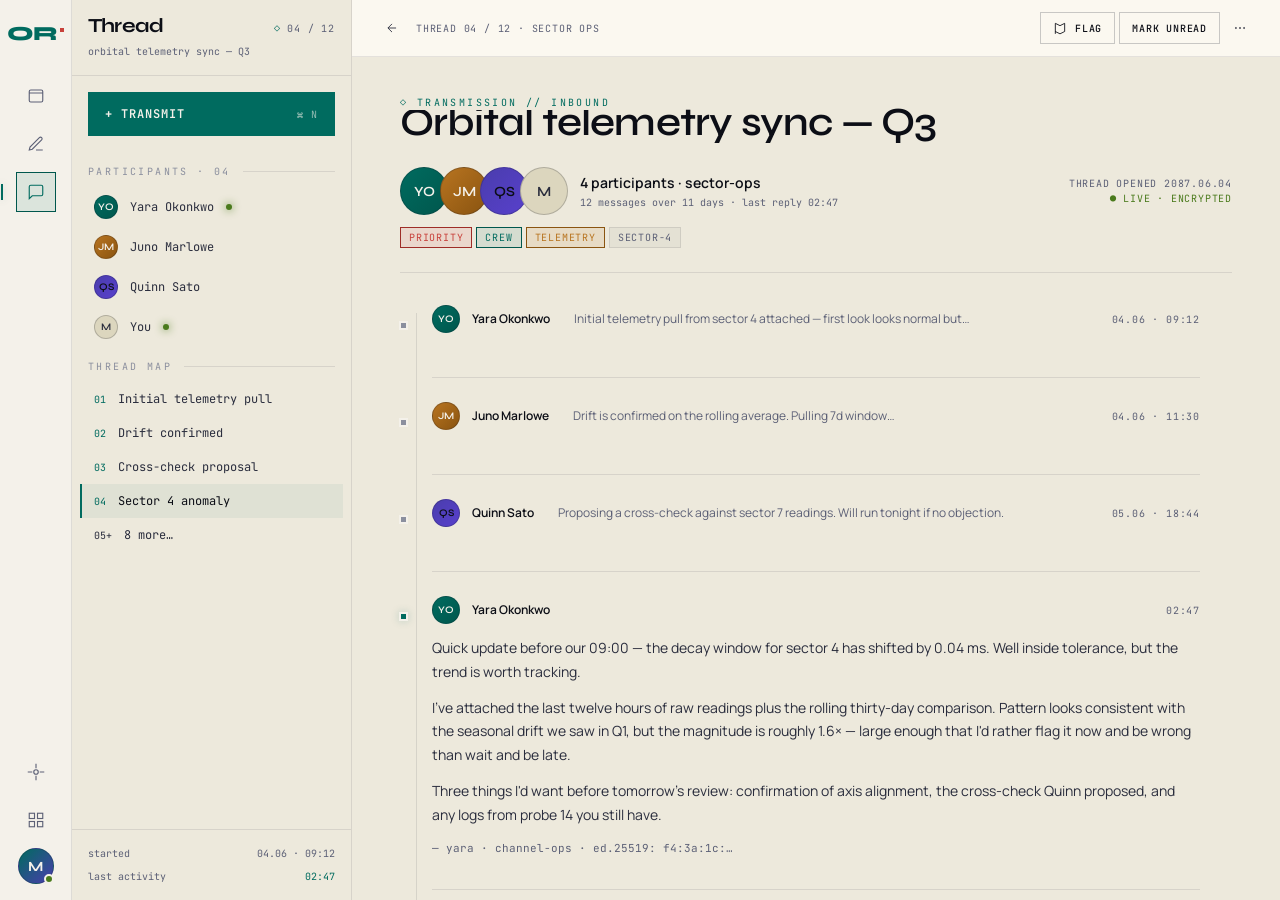
<file: html/thread.html>
<!DOCTYPE html>
<html lang="en">
<head>
<meta charset="UTF-8" />
<meta name="viewport" content="width=device-width, initial-scale=1.0" />
<title>ORBITAL // thread</title>
<link rel="stylesheet" href="./styles/tokens.css" />
<link rel="stylesheet" href="./styles/base.css" />
<link rel="stylesheet" href="./styles/shell.css" />
<link rel="stylesheet" href="./styles/components.css" />
<link rel="stylesheet" href="./styles/pages.css" />
<style>
  /* thread-specific layout — full read pane, no list column */
  .thread__timeline {
    max-width: 800px;
    margin: var(--u6) 0;
    position: relative;
    padding-left: var(--u6);
  }
  .thread__timeline::before {
    content: "";
    position: absolute;
    left: 16px;
    top: 8px;
    bottom: 8px;
    width: 1px;
    background: var(--hairline);
  }
  .thread-msg {
    position: relative;
    padding-bottom: var(--u6);
    margin-bottom: var(--u5);
    border-bottom: 1px solid var(--hairline);
  }
  .thread-msg:last-child { border-bottom: 0; margin-bottom: 0; padding-bottom: 0; }
  .thread-msg::before {
    content: "";
    position: absolute;
    left: -33px;
    top: 16px;
    width: 9px;
    height: 9px;
    background: var(--plasma);
    border: 2px solid var(--void);
    box-shadow: 0 0 8px var(--plasma-glow);
  }
  .thread-msg.is-me::before { background: var(--solar); box-shadow: 0 0 8px rgba(184, 116, 32, 0.35); }
  .thread-msg.is-collapsed::before { background: var(--ink-faint); box-shadow: none; }
  .thread-msg__head {
    display: flex;
    align-items: center;
    gap: var(--u3);
    margin-bottom: var(--u3);
  }
  .thread-msg__head .av { width: 28px; height: 28px; font-size: var(--size-2xs); }
  .thread-msg__from {
    font-family: var(--font-sans);
    font-weight: 600;
    color: var(--ink);
    font-size: var(--size-sm);
  }
  .thread-msg__time {
    margin-left: auto;
    font-family: var(--font-mono);
    font-size: var(--size-2xs);
    color: var(--ink-mute);
    letter-spacing: var(--track-wide);
    text-transform: uppercase;
  }
  .thread-msg__body {
    font-family: var(--font-sans);
    font-size: var(--size-md);
    color: var(--ink-soft);
    line-height: 1.7;
  }
  .thread-msg__body p { margin: 0 0 var(--u3); }
  .thread-msg.is-collapsed .thread-msg__body { display: none; }
  .thread-msg.is-collapsed .thread-msg__preview {
    font-family: var(--font-sans);
    color: var(--ink-mute);
    font-size: var(--size-sm);
    margin-left: var(--u3);
    flex: 1;
    white-space: nowrap;
    overflow: hidden;
    text-overflow: ellipsis;
  }
  .thread-msg__sig {
    margin-top: var(--u3);
    font-family: var(--font-mono);
    font-size: var(--size-xs);
    color: var(--ink-mute);
  }
</style>
</head>
<body>
<main class="shell shell--read">

  <!-- RAIL -->
  <aside class="rail">
    <div class="rail__brand"><div class="rail__brand-mark">OR</div></div>
    <a href="./inbox.html" class="rail__item" title="Inbox">
      <svg class="icn" viewBox="0 0 24 24" fill="none" stroke="currentColor" stroke-width="1.5"><path d="M3 8h18M5 4h14a2 2 0 0 1 2 2v12a2 2 0 0 1-2 2H5a2 2 0 0 1-2-2V6a2 2 0 0 1 2-2Z"/></svg>
    </a>
    <a href="./compose.html" class="rail__item" title="Compose">
      <svg class="icn" viewBox="0 0 24 24" fill="none" stroke="currentColor" stroke-width="1.5"><path d="M12 20h9M16.5 3.5a2.121 2.121 0 0 1 3 3L7 19l-4 1 1-4Z"/></svg>
    </a>
    <a href="./thread.html" class="rail__item is-active" title="Threads">
      <svg class="icn" viewBox="0 0 24 24" fill="none" stroke="currentColor" stroke-width="1.5"><path d="M21 15a2 2 0 0 1-2 2H7l-4 4V5a2 2 0 0 1 2-2h14a2 2 0 0 1 2 2Z"/></svg>
    </a>
    <div class="rail__spacer"></div>
    <a href="./settings.html" class="rail__item" title="Settings">
      <svg class="icn" viewBox="0 0 24 24" fill="none" stroke="currentColor" stroke-width="1.5"><circle cx="12" cy="12" r="3"/><path d="M12 1v6m0 10v6m11-11h-6M7 12H1"/></svg>
    </a>
    <a href="./index.html" class="rail__item" title="Design"><svg class="icn" viewBox="0 0 24 24" fill="none" stroke="currentColor" stroke-width="1.5"><rect x="3" y="3" width="7" height="7"/><rect x="14" y="3" width="7" height="7"/><rect x="3" y="14" width="7" height="7"/><rect x="14" y="14" width="7" height="7"/></svg></a>
    <div class="rail__avatar">M</div>
  </aside>

  <!-- NAV — abbreviated -->
  <nav class="nav">
    <div class="nav__head">
      <div class="nav__head-row">
        <h1>Thread</h1>
        <span class="coord">04 / 12</span>
      </div>
      <div class="mono" style="font-size: var(--size-2xs); color: var(--ink-mute);">orbital telemetry sync — Q3</div>
    </div>

    <a href="./compose.html" class="nav__compose">
      <span>+ transmit</span>
      <span class="shortcut">⌘ N</span>
    </a>

    <div class="nav__section">participants · 04</div>
    <ul class="nav__list">
      <li><a href="#" class="nav__link"><div class="av av--plasma av--sm">YO</div><span>Yara Okonkwo</span><span class="dot is-live"></span></a></li>
      <li><a href="#" class="nav__link"><div class="av av--solar av--sm">JM</div><span>Juno Marlowe</span></a></li>
      <li><a href="#" class="nav__link"><div class="av av--violet av--sm">QS</div><span>Quinn Sato</span></a></li>
      <li><a href="#" class="nav__link"><div class="av av--ghost av--sm">M</div><span>You</span><span class="dot is-live"></span></a></li>
    </ul>

    <div class="nav__section">thread map</div>
    <ul class="nav__list">
      <li><a href="#" class="nav__link"><span style="font-family:var(--font-mono);font-size:var(--size-2xs);color:var(--plasma);">01</span><span>Initial telemetry pull</span></a></li>
      <li><a href="#" class="nav__link"><span style="font-family:var(--font-mono);font-size:var(--size-2xs);color:var(--plasma);">02</span><span>Drift confirmed</span></a></li>
      <li><a href="#" class="nav__link"><span style="font-family:var(--font-mono);font-size:var(--size-2xs);color:var(--plasma);">03</span><span>Cross-check proposal</span></a></li>
      <li><a href="#" class="nav__link is-active"><span style="font-family:var(--font-mono);font-size:var(--size-2xs);color:var(--plasma);">04</span><span>Sector 4 anomaly</span></a></li>
      <li><a href="#" class="nav__link faint"><span style="font-family:var(--font-mono);font-size:var(--size-2xs);">05+</span><span>8 more…</span></a></li>
    </ul>

    <div class="nav__footer">
      <div class="nav__footer-row"><span>started</span><span>04.06 · 09:12</span></div>
      <div class="nav__footer-row"><span>last activity</span><span class="plasma">02:47</span></div>
    </div>
  </nav>

  <!-- READ -->
  <section class="read">
    <header class="read__toolbar">
      <div class="read__nav">
        <a href="./inbox.html" class="btn btn--icon btn--ghost" title="Back"><svg class="icn" viewBox="0 0 24 24" fill="none" stroke="currentColor" stroke-width="1.5"><path d="M19 12H5M12 19l-7-7 7-7"/></svg></a>
        <span>thread 04 / 12 · sector ops</span>
      </div>
      <div class="read__actions">
        <button class="btn btn--sm">
          <svg class="icn" viewBox="0 0 24 24" fill="none" stroke="currentColor" stroke-width="1.5"><path d="M4 22V4l8 4 8-4v14l-8 4-8-4"/></svg>
          Flag
        </button>
        <button class="btn btn--sm">Mark unread</button>
        <button class="btn btn--icon btn--ghost"><svg class="icn" viewBox="0 0 24 24" fill="none" stroke="currentColor" stroke-width="1.5"><circle cx="12" cy="12" r="1"/><circle cx="19" cy="12" r="1"/><circle cx="5" cy="12" r="1"/></svg></button>
      </div>
    </header>

    <div class="read__scroll">
      <div class="read__header">
        <h1 class="read__subject">Orbital telemetry sync — Q3</h1>
        <div class="read__meta">
          <div style="display: flex; align-items: center; gap: 0;">
            <div class="av av--plasma av--lg" style="margin-right: -8px;">YO</div>
            <div class="av av--solar av--lg" style="margin-right: -8px; z-index: 1;">JM</div>
            <div class="av av--violet av--lg" style="margin-right: -8px; z-index: 2;">QS</div>
            <div class="av av--ghost av--lg" style="z-index: 3;">M</div>
          </div>
          <div class="read__sender">
            <span class="read__sender-name">4 participants · sector-ops</span>
            <span class="read__sender-addr">12 messages over 11 days · last reply 02:47</span>
          </div>
          <div class="read__timestamp">
            <div>thread opened 2087.06.04</div>
            <div class="lime">● live · encrypted</div>
          </div>
        </div>
        <div class="read__chips">
          <span class="chip chip--priority">priority</span>
          <span class="chip chip--plasma">crew</span>
          <span class="chip chip--solar">telemetry</span>
          <span class="chip chip--ghost">sector-4</span>
        </div>
      </div>

      <div class="thread__timeline">
        <article class="thread-msg is-collapsed">
          <div class="thread-msg__head">
            <div class="av av--plasma">YO</div>
            <span class="thread-msg__from">Yara Okonkwo</span>
            <span class="thread-msg__preview">Initial telemetry pull from sector 4 attached — first look looks normal but…</span>
            <span class="thread-msg__time">04.06 · 09:12</span>
          </div>
        </article>

        <article class="thread-msg is-collapsed">
          <div class="thread-msg__head">
            <div class="av av--solar">JM</div>
            <span class="thread-msg__from">Juno Marlowe</span>
            <span class="thread-msg__preview">Drift is confirmed on the rolling average. Pulling 7d window…</span>
            <span class="thread-msg__time">04.06 · 11:30</span>
          </div>
        </article>

        <article class="thread-msg is-collapsed">
          <div class="thread-msg__head">
            <div class="av av--violet">QS</div>
            <span class="thread-msg__from">Quinn Sato</span>
            <span class="thread-msg__preview">Proposing a cross-check against sector 7 readings. Will run tonight if no objection.</span>
            <span class="thread-msg__time">05.06 · 18:44</span>
          </div>
        </article>

        <article class="thread-msg">
          <div class="thread-msg__head">
            <div class="av av--plasma">YO</div>
            <span class="thread-msg__from">Yara Okonkwo</span>
            <span class="thread-msg__time">02:47</span>
          </div>
          <div class="thread-msg__body">
            <p>Quick update before our 09:00 — the decay window for sector 4 has shifted by 0.04 ms. Well inside tolerance, but the trend is worth tracking.</p>
            <p>I've attached the last twelve hours of raw readings plus the rolling thirty-day comparison. Pattern looks consistent with the seasonal drift we saw in Q1, but the magnitude is roughly 1.6× — large enough that I'd rather flag it now and be wrong than wait and be late.</p>
            <p>Three things I'd want before tomorrow's review: confirmation of axis alignment, the cross-check Quinn proposed, and any logs from probe 14 you still have.</p>
            <div class="thread-msg__sig">— yara · channel-ops · ed.25519: f4:3a:1c:…</div>
          </div>
        </article>

        <article class="thread-msg is-me">
          <div class="thread-msg__head">
            <div class="av av--ghost">M</div>
            <span class="thread-msg__from">You</span>
            <span class="thread-msg__time">drafting…</span>
            <span class="chip chip--solar" style="margin-left: auto;">draft</span>
          </div>
          <div class="thread-msg__body">
            <p style="color: var(--ink-faint); font-style: italic;">Yara — quick note while it's fresh. The shift you flagged tracks with what Quinn was modeling last week…</p>
          </div>
        </article>
      </div>

      <div class="read__reply">
        <div class="read__reply-actions">
          <a href="./compose.html" class="btn btn--primary">Continue draft</a>
          <button class="btn">Reply all</button>
          <button class="btn">Forward thread</button>
          <div style="flex: 1;"></div>
          <span class="mono" style="font-size: var(--size-2xs); color: var(--ink-mute);">⌘ R · reply &nbsp; ⌘ ⇧ R · all &nbsp; ⌘ F · forward</span>
        </div>
      </div>
    </div>
  </section>

</main>
</body>
</html>
</file>
<file: html/styles/tokens.css>
/* ORBITAL // design tokens — DAYLIGHT (light theme) */

:root {
  /* paper substrate — warm cream blueprint */
  --void:           #F4F1EA;        /* page bg, lightest */
  --hull:           #EDE9DC;        /* nav / sidebar — slightly tinted */
  --deck:           #FBF8F0;        /* list / read pane — brightest */
  --console:        #E5E0CE;
  --plate:          #DCD6BE;
  --rim:            #B5AC93;
  --hairline:       rgba(20, 24, 40, 0.10);
  --hairline-bold:  rgba(20, 24, 40, 0.22);

  /* signal palette — deepened so it reads on cream */
  --plasma:         #006B5F;        /* deep teal — system live, primary */
  --plasma-dim:     #00574D;
  --plasma-glow:    rgba(0, 107, 95, 0.22);
  --priority:       #C8413B;        /* rich coral red — urgent / unread */
  --priority-dim:   #9E2D27;
  --priority-glow:  rgba(200, 65, 59, 0.20);
  --solar:          #B87420;        /* mustard amber — drafts / attention */
  --solar-dim:      #8A5410;
  --lime:           #4A7A1C;        /* olive green — live / online */
  --violet:         #4A3DAD;        /* indigo — tertiary */

  /* tint backgrounds — accent washed on cream */
  --tint-plasma:        rgba(0, 107, 95, 0.10);
  --tint-plasma-faint:  rgba(0, 107, 95, 0.06);
  --tint-plasma-haze:   rgba(0, 107, 95, 0.04);
  --tint-plasma-fill:   rgba(0, 107, 95, 0.18);
  --tint-priority:      rgba(200, 65, 59, 0.10);
  --tint-priority-soft: rgba(200, 65, 59, 0.20);
  --tint-solar:         rgba(184, 116, 32, 0.12);
  --tint-lime:          rgba(74, 122, 28, 0.10);
  --tint-lime-edge:     rgba(74, 122, 28, 0.45);
  --tint-violet:        rgba(74, 61, 173, 0.10);
  --tint-violet-edge:   rgba(74, 61, 173, 0.45);
  --hover:              rgba(20, 24, 40, 0.04);

  /* type */
  --ink:            #0C0E16;        /* near-black on cream */
  --ink-soft:       #2A2D3D;
  --ink-mute:       #5C6076;
  --ink-faint:      #8B8F9E;
  --ink-ghost:      #B5B8C2;

  /* type stacks */
  --font-display:   "Syne", "Times New Roman", serif;
  --font-mono:      "JetBrains Mono", "SF Mono", "Menlo", monospace;
  --font-sans:      "Manrope", -apple-system, BlinkMacSystemFont, sans-serif;

  /* scale */
  --size-2xs:       10px;
  --size-xs:        11px;
  --size-sm:        12px;
  --size-base:      13px;
  --size-md:        14px;
  --size-lg:        16px;
  --size-xl:        20px;
  --size-2xl:       28px;
  --size-3xl:       40px;
  --size-4xl:       64px;
  --size-5xl:       96px;

  /* tracking */
  --track-tight:    -0.02em;
  --track-base:     0;
  --track-wide:     0.08em;
  --track-mega:     0.24em;

  /* rhythm */
  --u:              4px;
  --u2:             8px;
  --u3:             12px;
  --u4:             16px;
  --u5:             24px;
  --u6:             32px;
  --u7:             48px;
  --u8:             64px;
  --u9:             96px;

  /* radii — mostly sharp */
  --r-none:         0;
  --r-xs:           2px;
  --r-sm:           4px;
  --r-md:           8px;
  --r-pill:         999px;

  /* elevation — editorial lift, not neon halo */
  --glow-plasma:    0 0 0 1px var(--plasma), 0 2px 12px -4px var(--plasma-glow);
  --glow-priority:  0 0 0 1px var(--priority), 0 2px 12px -4px var(--priority-glow);
  --inset-rim:      inset 0 0 0 1px var(--hairline);
  --paper-lift:     0 1px 0 0 rgba(20, 24, 40, 0.04), 0 2px 6px -2px rgba(20, 24, 40, 0.06);

  /* motion */
  --ease-out:       cubic-bezier(0.16, 1, 0.3, 1);
  --ease-snap:      cubic-bezier(0.7, 0, 0.3, 1);
  --dur-fast:       120ms;
  --dur:            220ms;
  --dur-slow:       420ms;

  /* layout */
  --rail-w:         72px;
  --nav-w:          280px;
  --list-w:         420px;
  --topbar-h:       56px;
}
</file>
<file: html/styles/base.css>
/* ORBITAL // base + global atmosphere */

@import url("https://fonts.googleapis.com/css2?family=Syne:wght@500;600;700;800&family=JetBrains+Mono:wght@300;400;500;600&family=Manrope:wght@300;400;500;600;700&display=swap");

*,
*::before,
*::after {
  box-sizing: border-box;
}

html,
body {
  margin: 0;
  padding: 0;
  background: var(--void);
  color: var(--ink);
  font-family: var(--font-mono);
  font-size: var(--size-base);
  line-height: 1.5;
  letter-spacing: var(--track-base);
  -webkit-font-smoothing: antialiased;
  -moz-osx-font-smoothing: grayscale;
  text-rendering: optimizeLegibility;
  min-height: 100vh;
  overflow: hidden;
}

/* page-level atmosphere — warm paper wash + blueprint grid */
body::before {
  content: "";
  position: fixed;
  inset: 0;
  background:
    radial-gradient(ellipse 80% 50% at 12% 0%, rgba(0, 107, 95, 0.06), transparent 60%),
    radial-gradient(ellipse 60% 40% at 100% 100%, rgba(200, 65, 59, 0.05), transparent 50%),
    linear-gradient(180deg, var(--void) 0%, var(--hull) 100%);
  pointer-events: none;
  z-index: 0;
}

body::after {
  content: "";
  position: fixed;
  inset: 0;
  background-image:
    linear-gradient(rgba(20, 24, 40, 0.05) 1px, transparent 1px),
    linear-gradient(90deg, rgba(20, 24, 40, 0.05) 1px, transparent 1px);
  background-size: 32px 32px;
  background-position: 0 0;
  pointer-events: none;
  z-index: 0;
  mask-image: radial-gradient(ellipse at center, black 30%, transparent 90%);
}

h1, h2, h3, h4 {
  font-family: var(--font-display);
  font-weight: 600;
  letter-spacing: var(--track-tight);
  margin: 0;
  color: var(--ink);
}

h1 { font-size: var(--size-4xl); line-height: 1; }
h2 { font-size: var(--size-3xl); line-height: 1.05; }
h3 { font-size: var(--size-2xl); line-height: 1.1; }
h4 { font-size: var(--size-xl); line-height: 1.2; }

p {
  margin: 0;
  color: var(--ink-soft);
}

a {
  color: var(--plasma);
  text-decoration: none;
  transition: color var(--dur-fast) var(--ease-out);
}
a:hover {
  color: var(--ink);
}

/* selection */
::selection {
  background: var(--plasma);
  color: var(--void);
}

/* scrollbars — minimal */
::-webkit-scrollbar {
  width: 6px;
  height: 6px;
}
::-webkit-scrollbar-track {
  background: transparent;
}
::-webkit-scrollbar-thumb {
  background: var(--rim);
  border-radius: var(--r-pill);
}
::-webkit-scrollbar-thumb:hover {
  background: var(--plasma-dim);
}

/* form reset */
button,
input,
textarea,
select {
  font: inherit;
  color: inherit;
  background: none;
  border: none;
  outline: none;
}
button {
  cursor: pointer;
}

/* utility primitives */
.mono { font-family: var(--font-mono); }
.display { font-family: var(--font-display); }
.sans { font-family: var(--font-sans); }
.upper { text-transform: uppercase; letter-spacing: var(--track-wide); }
.mega { text-transform: uppercase; letter-spacing: var(--track-mega); font-size: var(--size-xs); }
.muted { color: var(--ink-mute); }
.faint { color: var(--ink-faint); }
.soft { color: var(--ink-soft); }
.plasma { color: var(--plasma); }
.priority { color: var(--priority); }
.solar { color: var(--solar); }
.lime { color: var(--lime); }

.hr {
  height: 1px;
  background: var(--hairline);
  border: 0;
  margin: 0;
}

.dot {
  display: inline-block;
  width: 6px;
  height: 6px;
  border-radius: 50%;
  background: var(--ink-faint);
}
.dot.is-live {
  background: var(--lime);
  box-shadow: 0 0 8px var(--lime);
}
.dot.is-priority {
  background: var(--priority);
  box-shadow: 0 0 8px var(--priority-glow);
}
.dot.is-plasma {
  background: var(--plasma);
  box-shadow: 0 0 8px var(--plasma-glow);
}

/* coordinate tag — recurring decorative element */
.coord {
  font-family: var(--font-mono);
  font-size: var(--size-2xs);
  letter-spacing: var(--track-wide);
  color: var(--ink-mute);
  text-transform: uppercase;
}
.coord::before {
  content: "◇ ";
  color: var(--plasma);
}

/* corner brackets — HUD decoration */
.brackets {
  position: relative;
}
.brackets::before,
.brackets::after {
  content: "";
  position: absolute;
  width: 10px;
  height: 10px;
  border-color: var(--plasma);
  border-style: solid;
}
.brackets::before {
  top: -1px; left: -1px;
  border-width: 1px 0 0 1px;
}
.brackets::after {
  bottom: -1px; right: -1px;
  border-width: 0 1px 1px 0;
}
</file>
<file: html/styles/shell.css>
/* ORBITAL // app shell — rail, nav, list, viewport */

.shell {
  position: relative;
  z-index: 1;
  display: grid;
  grid-template-columns: var(--rail-w) var(--nav-w) var(--list-w) 1fr;
  grid-template-rows: 100vh;
  height: 100vh;
  width: 100vw;
}

.shell.shell--compose,
.shell.shell--read,
.shell.shell--settings {
  grid-template-columns: var(--rail-w) var(--nav-w) 1fr;
}

.shell.shell--showcase {
  display: block;
  height: 100vh;
  overflow-y: auto;
}

/* ============ RAIL (far left) ============ */
.rail {
  background: var(--void);
  border-right: 1px solid var(--hairline);
  display: flex;
  flex-direction: column;
  align-items: center;
  padding: var(--u4) 0;
  gap: var(--u2);
  position: relative;
}

.rail__brand {
  display: flex;
  flex-direction: column;
  align-items: center;
  gap: 2px;
  margin-bottom: var(--u4);
  padding: var(--u2) 0;
}
.rail__brand-mark {
  font-family: var(--font-display);
  font-size: var(--size-xl);
  font-weight: 800;
  color: var(--plasma);
  letter-spacing: var(--track-tight);
  line-height: 1;
}
.rail__brand-mark::after {
  content: "";
  display: inline-block;
  width: 4px;
  height: 4px;
  background: var(--priority);
  margin-left: 2px;
  vertical-align: top;
  margin-top: 4px;
}

.rail__item {
  width: 40px;
  height: 40px;
  display: flex;
  align-items: center;
  justify-content: center;
  color: var(--ink-mute);
  border: 1px solid transparent;
  transition: all var(--dur-fast) var(--ease-out);
  position: relative;
  text-decoration: none;
}
.rail__item:hover {
  color: var(--ink);
  border-color: var(--hairline-bold);
}
.rail__item.is-active {
  color: var(--plasma);
  background: var(--tint-plasma);
  border-color: var(--plasma-dim);
}
.rail__item.is-active::before {
  content: "";
  position: absolute;
  left: -16px;
  top: 50%;
  transform: translateY(-50%);
  width: 2px;
  height: 16px;
  background: var(--plasma);
  box-shadow: 0 0 8px var(--plasma-glow);
}
.rail__item .icn { width: 18px; height: 18px; }

.rail__spacer { flex: 1; }

.rail__avatar {
  width: 36px;
  height: 36px;
  border-radius: 50%;
  background: linear-gradient(135deg, var(--plasma) 0%, var(--violet) 100%);
  border: 1px solid var(--hairline-bold);
  display: grid;
  place-items: center;
  font-family: var(--font-display);
  font-weight: 700;
  font-size: var(--size-md);
  color: var(--void);
  position: relative;
}
.rail__avatar::after {
  content: "";
  position: absolute;
  bottom: -1px;
  right: -1px;
  width: 10px;
  height: 10px;
  background: var(--lime);
  border-radius: 50%;
  border: 2px solid var(--void);
}

/* ============ NAV (folders, labels) ============ */
.nav {
  background: var(--hull);
  border-right: 1px solid var(--hairline);
  display: flex;
  flex-direction: column;
  overflow: hidden;
}

.nav__head {
  padding: var(--u4);
  border-bottom: 1px solid var(--hairline);
  display: flex;
  flex-direction: column;
  gap: var(--u2);
}
.nav__head-row {
  display: flex;
  align-items: baseline;
  justify-content: space-between;
}
.nav__head h1 {
  font-size: var(--size-xl);
  font-family: var(--font-display);
  font-weight: 700;
  color: var(--ink);
}
.nav__head .coord { font-size: var(--size-2xs); }

.nav__compose {
  margin: var(--u4);
  padding: var(--u3) var(--u4);
  background: var(--plasma);
  color: var(--void);
  font-family: var(--font-mono);
  font-weight: 600;
  font-size: var(--size-sm);
  text-transform: uppercase;
  letter-spacing: var(--track-wide);
  display: flex;
  align-items: center;
  justify-content: space-between;
  border: 1px solid var(--plasma);
  transition: all var(--dur-fast) var(--ease-out);
  text-decoration: none;
}
.nav__compose:hover {
  background: transparent;
  color: var(--plasma);
  box-shadow: var(--glow-plasma);
}
.nav__compose .shortcut {
  font-size: var(--size-2xs);
  opacity: 0.6;
  font-weight: 400;
}

.nav__section {
  padding: var(--u3) var(--u4) var(--u2);
  font-size: var(--size-2xs);
  text-transform: uppercase;
  letter-spacing: var(--track-mega);
  color: var(--ink-faint);
  display: flex;
  justify-content: space-between;
  align-items: center;
}
.nav__section::after {
  content: "";
  flex: 1;
  height: 1px;
  background: var(--hairline);
  margin-left: var(--u3);
}

.nav__list {
  list-style: none;
  margin: 0;
  padding: 0 var(--u2);
}
.nav__link {
  display: flex;
  align-items: center;
  gap: var(--u3);
  padding: var(--u2) var(--u3);
  color: var(--ink-soft);
  font-size: var(--size-sm);
  text-decoration: none;
  border-left: 2px solid transparent;
  transition: all var(--dur-fast) var(--ease-out);
}
.nav__link:hover {
  color: var(--ink);
  background: var(--hover);
}
.nav__link.is-active {
  color: var(--ink);
  background: var(--tint-plasma-faint);
  border-left-color: var(--plasma);
}
.nav__link .icn { width: 14px; height: 14px; opacity: 0.8; }
.nav__link .count {
  margin-left: auto;
  font-family: var(--font-mono);
  font-size: var(--size-2xs);
  color: var(--ink-mute);
}
.nav__link.is-active .count { color: var(--plasma); }

.nav__label-dot {
  width: 8px;
  height: 8px;
  border-radius: 2px;
  flex-shrink: 0;
}

.nav__footer {
  margin-top: auto;
  padding: var(--u4);
  border-top: 1px solid var(--hairline);
  display: flex;
  flex-direction: column;
  gap: var(--u2);
  font-size: var(--size-2xs);
  color: var(--ink-mute);
}
.nav__footer-row {
  display: flex;
  justify-content: space-between;
  align-items: center;
}
.nav__bar {
  height: 4px;
  background: var(--plate);
  position: relative;
  overflow: hidden;
}
.nav__bar-fill {
  position: absolute;
  inset: 0;
  width: 38%;
  background: linear-gradient(90deg, var(--plasma) 0%, var(--violet) 100%);
}
</file>
<file: html/styles/components.css>
/* ORBITAL // components — buttons, chips, inputs, cards */

/* ============ BUTTONS ============ */
.btn {
  display: inline-flex;
  align-items: center;
  gap: var(--u2);
  padding: var(--u2) var(--u4);
  font-family: var(--font-mono);
  font-size: var(--size-sm);
  font-weight: 500;
  text-transform: uppercase;
  letter-spacing: var(--track-wide);
  border: 1px solid var(--hairline-bold);
  background: transparent;
  color: var(--ink);
  transition: all var(--dur-fast) var(--ease-out);
  text-decoration: none;
  white-space: nowrap;
}
.btn:hover {
  border-color: var(--plasma);
  color: var(--plasma);
}
.btn--primary {
  background: var(--plasma);
  color: var(--void);
  border-color: var(--plasma);
  font-weight: 600;
}
.btn--primary:hover {
  background: transparent;
  color: var(--plasma);
  box-shadow: var(--glow-plasma);
}
.btn--ghost {
  border-color: transparent;
  color: var(--ink-soft);
}
.btn--ghost:hover {
  background: var(--plate);
  color: var(--ink);
  border-color: transparent;
}
.btn--danger:hover {
  border-color: var(--priority);
  color: var(--priority);
}
.btn--sm {
  padding: var(--u) var(--u3);
  font-size: var(--size-2xs);
}
.btn--icon {
  width: 32px;
  height: 32px;
  padding: 0;
  display: grid;
  place-items: center;
}
.btn .icn { width: 14px; height: 14px; }

.btn-group {
  display: inline-flex;
}
.btn-group .btn {
  border-right-width: 0;
}
.btn-group .btn:last-child {
  border-right-width: 1px;
}

/* ============ CHIPS / TAGS / BADGES ============ */
.chip {
  display: inline-flex;
  align-items: center;
  gap: var(--u);
  padding: 2px var(--u2);
  font-family: var(--font-mono);
  font-size: var(--size-2xs);
  text-transform: uppercase;
  letter-spacing: var(--track-wide);
  border: 1px solid var(--hairline-bold);
  color: var(--ink-soft);
  background: var(--hover);
}
.chip--plasma { color: var(--plasma); border-color: var(--plasma-dim); background: var(--tint-plasma); }
.chip--priority { color: var(--priority); border-color: var(--priority-dim); background: var(--tint-priority); }
.chip--solar { color: var(--solar); border-color: var(--solar-dim); background: var(--tint-solar); }
.chip--lime { color: var(--lime); border-color: var(--tint-lime-edge); background: var(--tint-lime); }
.chip--violet { color: var(--violet); border-color: var(--tint-violet-edge); background: var(--tint-violet); }
.chip--ghost { color: var(--ink-mute); border-color: var(--hairline); }
.chip--solid {
  background: var(--plasma);
  color: var(--void);
  border-color: var(--plasma);
  font-weight: 600;
}

.badge {
  font-family: var(--font-mono);
  font-size: var(--size-2xs);
  padding: 1px var(--u);
  background: var(--priority);
  color: var(--void);
  font-weight: 600;
  letter-spacing: 0.04em;
  min-width: 18px;
  text-align: center;
  display: inline-block;
}

/* ============ INPUTS ============ */
.field {
  display: flex;
  flex-direction: column;
  gap: var(--u);
}
.field__label {
  font-family: var(--font-mono);
  font-size: var(--size-2xs);
  text-transform: uppercase;
  letter-spacing: var(--track-mega);
  color: var(--ink-mute);
}
.input,
.textarea {
  width: 100%;
  padding: var(--u3) var(--u4);
  background: var(--hull);
  border: 1px solid var(--hairline-bold);
  color: var(--ink);
  font-family: var(--font-mono);
  font-size: var(--size-sm);
  transition: all var(--dur-fast) var(--ease-out);
}
.input:focus,
.textarea:focus {
  border-color: var(--plasma);
  box-shadow: 0 0 0 1px var(--plasma), 0 0 24px -8px var(--plasma-glow);
}
.input::placeholder,
.textarea::placeholder {
  color: var(--ink-faint);
}
.textarea {
  resize: vertical;
  min-height: 120px;
  font-family: var(--font-sans);
  font-size: var(--size-md);
  line-height: 1.6;
}
.input--bare {
  border: 0;
  background: transparent;
  border-bottom: 1px solid var(--hairline);
  padding: var(--u3) 0;
}
.input--bare:focus {
  border-color: var(--plasma);
  box-shadow: 0 1px 0 0 var(--plasma);
}

.search {
  position: relative;
  display: flex;
  align-items: center;
}
.search__icn {
  position: absolute;
  left: var(--u3);
  color: var(--ink-mute);
  width: 14px;
  height: 14px;
  pointer-events: none;
}
.search .input {
  padding-left: var(--u7);
  padding-right: var(--u7);
  height: 40px;
}
.search__kbd {
  position: absolute;
  right: var(--u3);
  display: flex;
  gap: 2px;
}

.kbd {
  display: inline-grid;
  place-items: center;
  min-width: 18px;
  height: 18px;
  padding: 0 var(--u);
  font-family: var(--font-mono);
  font-size: var(--size-2xs);
  color: var(--ink-mute);
  border: 1px solid var(--hairline);
  background: var(--hull);
}

/* checkbox — sharp square */
.check {
  appearance: none;
  -webkit-appearance: none;
  width: 14px;
  height: 14px;
  border: 1px solid var(--rim);
  background: var(--hull);
  position: relative;
  cursor: pointer;
  flex-shrink: 0;
  transition: all var(--dur-fast) var(--ease-out);
}
.check:hover { border-color: var(--plasma-dim); }
.check:checked {
  background: var(--plasma);
  border-color: var(--plasma);
}
.check:checked::after {
  content: "";
  position: absolute;
  top: 2px;
  left: 4px;
  width: 4px;
  height: 7px;
  border: solid var(--void);
  border-width: 0 1.5px 1.5px 0;
  transform: rotate(45deg);
}

/* toggle */
.toggle {
  position: relative;
  display: inline-block;
  width: 36px;
  height: 18px;
  cursor: pointer;
}
.toggle input { display: none; }
.toggle__track {
  position: absolute;
  inset: 0;
  background: var(--plate);
  border: 1px solid var(--hairline);
  transition: all var(--dur) var(--ease-out);
}
.toggle__thumb {
  position: absolute;
  top: 2px;
  left: 2px;
  width: 12px;
  height: 12px;
  background: var(--ink-mute);
  transition: all var(--dur) var(--ease-out);
}
.toggle input:checked + .toggle__track {
  background: var(--tint-plasma-fill);
  border-color: var(--plasma);
}
.toggle input:checked + .toggle__track .toggle__thumb {
  background: var(--plasma);
  box-shadow: 0 0 8px var(--plasma-glow);
  transform: translateX(18px);
}

/* ============ CARD ============ */
.card {
  background: var(--deck);
  border: 1px solid var(--hairline);
  padding: var(--u5);
  position: relative;
}
.card__head {
  display: flex;
  align-items: center;
  justify-content: space-between;
  margin-bottom: var(--u4);
}
.card__title {
  font-family: var(--font-display);
  font-size: var(--size-md);
  font-weight: 600;
  text-transform: uppercase;
  letter-spacing: var(--track-wide);
  color: var(--ink);
}

/* avatar */
.av {
  width: 36px;
  height: 36px;
  border-radius: 50%;
  display: grid;
  place-items: center;
  font-family: var(--font-display);
  font-weight: 600;
  font-size: var(--size-sm);
  color: var(--ink);
  flex-shrink: 0;
  border: 1px solid var(--hairline-bold);
  position: relative;
}
.av--plasma { background: linear-gradient(135deg, var(--plasma), var(--plasma-dim)); color: var(--void); }
.av--priority { background: linear-gradient(135deg, var(--priority), var(--priority-dim)); color: var(--ink); }
.av--solar { background: linear-gradient(135deg, var(--solar), var(--solar-dim)); color: var(--void); }
.av--violet { background: linear-gradient(135deg, var(--violet), #5840CC); color: var(--ink); }
.av--lime { background: linear-gradient(135deg, var(--lime), #8BB820); color: var(--void); }
.av--ghost { background: var(--plate); color: var(--ink-soft); }
.av--sm { width: 24px; height: 24px; font-size: var(--size-2xs); }
.av--lg { width: 48px; height: 48px; font-size: var(--size-md); }

/* tooltip-like label */
.tag {
  display: inline-flex;
  align-items: center;
  gap: var(--u);
  font-family: var(--font-mono);
  font-size: var(--size-2xs);
  text-transform: uppercase;
  letter-spacing: var(--track-wide);
  color: var(--ink-mute);
}
.tag::before {
  content: "";
  width: 4px;
  height: 4px;
  background: var(--plasma);
}
</file>
<file: html/styles/pages.css>
/* ORBITAL // page layouts — list, thread, compose, settings, showcase */

/* ============ INBOX LIST COLUMN ============ */
.list {
  background: var(--deck);
  border-right: 1px solid var(--hairline);
  display: flex;
  flex-direction: column;
  overflow: hidden;
}

.list__head {
  padding: var(--u4);
  border-bottom: 1px solid var(--hairline);
  display: flex;
  flex-direction: column;
  gap: var(--u3);
}
.list__head-row {
  display: flex;
  align-items: center;
  justify-content: space-between;
}
.list__title {
  font-family: var(--font-display);
  font-size: var(--size-xl);
  font-weight: 700;
  letter-spacing: var(--track-tight);
}
.list__title-count {
  color: var(--plasma);
  font-family: var(--font-mono);
  font-size: var(--size-sm);
  font-weight: 400;
  margin-left: var(--u2);
}

.list__filters {
  display: flex;
  gap: var(--u);
  padding: var(--u2) var(--u4);
  border-bottom: 1px solid var(--hairline);
  overflow-x: auto;
}
.list__filter {
  padding: var(--u) var(--u3);
  font-family: var(--font-mono);
  font-size: var(--size-2xs);
  text-transform: uppercase;
  letter-spacing: var(--track-wide);
  color: var(--ink-mute);
  background: transparent;
  border: 1px solid transparent;
  white-space: nowrap;
  transition: all var(--dur-fast) var(--ease-out);
}
.list__filter:hover { color: var(--ink); }
.list__filter.is-active {
  color: var(--plasma);
  border-color: var(--plasma-dim);
  background: var(--tint-plasma-faint);
}

.list__items {
  flex: 1;
  overflow-y: auto;
  list-style: none;
  margin: 0;
  padding: 0;
}

.mail-item {
  position: relative;
  display: grid;
  grid-template-columns: 16px 36px 1fr auto;
  gap: var(--u3);
  padding: var(--u4);
  border-bottom: 1px solid var(--hairline);
  cursor: pointer;
  transition: background var(--dur-fast) var(--ease-out);
  align-items: start;
}
.mail-item:hover {
  background: var(--hover);
}
.mail-item.is-selected {
  background: var(--tint-plasma-faint);
}
.mail-item.is-selected::before {
  content: "";
  position: absolute;
  left: 0;
  top: 0;
  bottom: 0;
  width: 2px;
  background: var(--plasma);
  box-shadow: 0 0 12px var(--plasma-glow);
}
.mail-item.is-unread .mail-item__from {
  color: var(--ink);
  font-weight: 600;
}
.mail-item.is-unread .mail-item__subject {
  color: var(--ink);
}
.mail-item.is-unread .mail-item__indicator {
  background: var(--plasma);
  box-shadow: 0 0 8px var(--plasma-glow);
}

.mail-item__indicator {
  width: 6px;
  height: 6px;
  border-radius: 50%;
  background: transparent;
  margin-top: 14px;
  align-self: start;
  flex-shrink: 0;
}
.mail-item.is-priority .mail-item__indicator {
  background: var(--priority);
  box-shadow: 0 0 8px var(--priority-glow);
}

.mail-item__body {
  min-width: 0;
  display: flex;
  flex-direction: column;
  gap: var(--u);
}
.mail-item__row {
  display: flex;
  align-items: baseline;
  gap: var(--u2);
}
.mail-item__from {
  font-family: var(--font-sans);
  font-size: var(--size-md);
  color: var(--ink-soft);
  font-weight: 400;
  white-space: nowrap;
  overflow: hidden;
  text-overflow: ellipsis;
}
.mail-item__subject {
  font-family: var(--font-sans);
  font-size: var(--size-sm);
  color: var(--ink-soft);
  white-space: nowrap;
  overflow: hidden;
  text-overflow: ellipsis;
}
.mail-item__preview {
  font-family: var(--font-sans);
  font-size: var(--size-sm);
  color: var(--ink-mute);
  white-space: nowrap;
  overflow: hidden;
  text-overflow: ellipsis;
  line-height: 1.4;
}
.mail-item__meta {
  display: flex;
  flex-direction: column;
  align-items: flex-end;
  gap: var(--u);
  flex-shrink: 0;
}
.mail-item__time {
  font-family: var(--font-mono);
  font-size: var(--size-2xs);
  color: var(--ink-mute);
  text-transform: uppercase;
  letter-spacing: var(--track-wide);
}
.mail-item__chips {
  display: flex;
  gap: 2px;
}
.mail-item__attach {
  font-family: var(--font-mono);
  font-size: var(--size-2xs);
  color: var(--solar);
  display: flex;
  align-items: center;
  gap: 2px;
}

/* ============ READ VIEW ============ */
.read {
  background: var(--hull);
  display: flex;
  flex-direction: column;
  overflow: hidden;
}

.read__toolbar {
  display: flex;
  align-items: center;
  justify-content: space-between;
  padding: var(--u3) var(--u5);
  border-bottom: 1px solid var(--hairline);
  background: var(--deck);
  gap: var(--u3);
}
.read__nav {
  display: flex;
  align-items: center;
  gap: var(--u2);
  color: var(--ink-mute);
  font-family: var(--font-mono);
  font-size: var(--size-2xs);
  text-transform: uppercase;
  letter-spacing: var(--track-wide);
}
.read__actions {
  display: flex;
  gap: var(--u);
}

.read__scroll {
  flex: 1;
  overflow-y: auto;
  padding: var(--u6) var(--u7);
  max-width: 100%;
}

.read__header {
  padding-bottom: var(--u5);
  border-bottom: 1px solid var(--hairline);
  margin-bottom: var(--u6);
  position: relative;
}
.read__header::before {
  content: "◇ TRANSMISSION // INBOUND";
  position: absolute;
  top: -6px;
  left: 0;
  font-family: var(--font-mono);
  font-size: var(--size-2xs);
  letter-spacing: var(--track-mega);
  color: var(--plasma);
  background: var(--hull);
  padding-right: var(--u3);
}
.read__subject {
  font-family: var(--font-display);
  font-size: var(--size-3xl);
  font-weight: 600;
  letter-spacing: var(--track-tight);
  line-height: 1.05;
  margin: var(--u3) 0 var(--u5);
  color: var(--ink);
  max-width: 800px;
}
.read__meta {
  display: grid;
  grid-template-columns: auto 1fr auto;
  gap: var(--u3);
  align-items: center;
}
.read__sender {
  display: flex;
  flex-direction: column;
  gap: 2px;
}
.read__sender-name {
  font-family: var(--font-sans);
  font-weight: 600;
  font-size: var(--size-md);
}
.read__sender-addr {
  font-family: var(--font-mono);
  font-size: var(--size-2xs);
  color: var(--ink-mute);
}
.read__timestamp {
  text-align: right;
  font-family: var(--font-mono);
  font-size: var(--size-2xs);
  color: var(--ink-mute);
  letter-spacing: var(--track-wide);
  text-transform: uppercase;
}

.read__chips {
  display: flex;
  gap: var(--u);
  margin-top: var(--u3);
  flex-wrap: wrap;
}

.read__body {
  max-width: 720px;
  font-family: var(--font-sans);
  font-size: var(--size-lg);
  line-height: 1.7;
  color: var(--ink-soft);
}
.read__body p {
  margin: 0 0 var(--u5);
  color: var(--ink-soft);
}
.read__body p.lead {
  font-size: var(--size-xl);
  color: var(--ink);
  font-weight: 300;
}
.read__body blockquote {
  margin: var(--u5) 0;
  padding-left: var(--u4);
  border-left: 2px solid var(--plasma);
  color: var(--ink);
  font-family: var(--font-display);
  font-size: var(--size-lg);
  font-style: italic;
  line-height: 1.5;
}
.read__body code {
  font-family: var(--font-mono);
  font-size: var(--size-sm);
  background: var(--plate);
  padding: 1px var(--u);
  color: var(--plasma);
  border: 1px solid var(--hairline);
}

.read__attachments {
  margin-top: var(--u6);
  padding-top: var(--u5);
  border-top: 1px solid var(--hairline);
  max-width: 720px;
}
.read__attachments-head {
  display: flex;
  justify-content: space-between;
  margin-bottom: var(--u3);
}
.read__attach-grid {
  display: grid;
  grid-template-columns: repeat(3, 1fr);
  gap: var(--u3);
}
.attach {
  background: var(--deck);
  border: 1px solid var(--hairline);
  padding: var(--u3);
  display: flex;
  gap: var(--u3);
  align-items: center;
  transition: all var(--dur-fast) var(--ease-out);
  cursor: pointer;
}
.attach:hover {
  border-color: var(--plasma-dim);
  background: var(--tint-plasma-haze);
}
.attach__icn {
  width: 36px;
  height: 36px;
  display: grid;
  place-items: center;
  background: var(--plate);
  border: 1px solid var(--hairline);
  font-family: var(--font-mono);
  font-size: var(--size-2xs);
  color: var(--plasma);
  font-weight: 600;
}
.attach__body {
  min-width: 0;
  flex: 1;
}
.attach__name {
  font-family: var(--font-sans);
  font-size: var(--size-sm);
  color: var(--ink);
  white-space: nowrap;
  overflow: hidden;
  text-overflow: ellipsis;
}
.attach__size {
  font-family: var(--font-mono);
  font-size: var(--size-2xs);
  color: var(--ink-mute);
}

.read__reply {
  margin-top: var(--u6);
  padding-top: var(--u5);
  border-top: 1px solid var(--hairline);
  max-width: 720px;
}
.read__reply-actions {
  display: flex;
  gap: var(--u2);
}

/* ============ COMPOSE ============ */
.compose {
  background: var(--hull);
  display: flex;
  flex-direction: column;
  overflow: hidden;
  position: relative;
}
.compose__topbar {
  display: flex;
  justify-content: space-between;
  align-items: center;
  padding: var(--u3) var(--u5);
  border-bottom: 1px solid var(--hairline);
  background: var(--deck);
}
.compose__title {
  display: flex;
  align-items: center;
  gap: var(--u3);
  font-family: var(--font-display);
  font-size: var(--size-md);
  font-weight: 600;
  text-transform: uppercase;
  letter-spacing: var(--track-wide);
}
.compose__title::before {
  content: "▶";
  color: var(--plasma);
}
.compose__actions {
  display: flex;
  gap: var(--u);
}

.compose__form {
  flex: 1;
  overflow-y: auto;
  padding: var(--u6) var(--u7);
  display: flex;
  flex-direction: column;
  gap: var(--u4);
  max-width: 920px;
  width: 100%;
}

.compose__field {
  display: grid;
  grid-template-columns: 80px 1fr;
  gap: var(--u3);
  align-items: baseline;
  padding-bottom: var(--u3);
  border-bottom: 1px solid var(--hairline);
}
.compose__field-label {
  font-family: var(--font-mono);
  font-size: var(--size-2xs);
  text-transform: uppercase;
  letter-spacing: var(--track-mega);
  color: var(--ink-mute);
}
.compose__field-input {
  background: transparent;
  border: 0;
  font-family: var(--font-sans);
  font-size: var(--size-md);
  color: var(--ink);
  padding: var(--u2) 0;
}
.compose__field-input:focus { outline: none; }
.compose__field-input::placeholder { color: var(--ink-faint); }

.compose__recipients {
  display: flex;
  flex-wrap: wrap;
  gap: var(--u);
  align-items: center;
}
.recipient {
  display: inline-flex;
  align-items: center;
  gap: var(--u);
  padding: var(--u) var(--u2) var(--u) var(--u);
  background: var(--plate);
  border: 1px solid var(--hairline-bold);
  font-family: var(--font-sans);
  font-size: var(--size-sm);
}
.recipient__close {
  font-family: var(--font-mono);
  color: var(--ink-mute);
  font-size: var(--size-sm);
  cursor: pointer;
  padding: 0 2px;
}
.recipient__close:hover { color: var(--priority); }

.compose__editor {
  flex: 1;
  display: flex;
  flex-direction: column;
  gap: var(--u3);
}
.compose__editor-tools {
  display: flex;
  gap: var(--u);
  padding-bottom: var(--u2);
  border-bottom: 1px solid var(--hairline);
}
.tool-btn {
  width: 28px;
  height: 28px;
  display: grid;
  place-items: center;
  color: var(--ink-mute);
  border: 1px solid transparent;
  font-family: var(--font-mono);
  font-size: var(--size-sm);
  transition: all var(--dur-fast) var(--ease-out);
}
.tool-btn:hover {
  border-color: var(--hairline-bold);
  color: var(--ink);
}
.tool-btn.is-active {
  color: var(--plasma);
  background: var(--tint-plasma);
}
.tool-divider {
  width: 1px;
  background: var(--hairline);
  margin: 0 var(--u2);
}

.compose__textarea {
  flex: 1;
  background: transparent;
  border: 0;
  font-family: var(--font-sans);
  font-size: var(--size-lg);
  line-height: 1.7;
  color: var(--ink);
  resize: none;
  min-height: 280px;
}
.compose__textarea::placeholder { color: var(--ink-faint); }

.compose__footer {
  display: flex;
  justify-content: space-between;
  align-items: center;
  padding: var(--u4) var(--u7);
  border-top: 1px solid var(--hairline);
  background: var(--deck);
}
.compose__schedule {
  display: flex;
  align-items: center;
  gap: var(--u2);
  font-family: var(--font-mono);
  font-size: var(--size-2xs);
  color: var(--ink-mute);
  text-transform: uppercase;
  letter-spacing: var(--track-wide);
}

.compose__send {
  display: flex;
  gap: var(--u);
  align-items: center;
}

/* SIDE-RAIL on compose with AI panel */
.compose__layout {
  flex: 1;
  display: grid;
  grid-template-columns: 1fr 280px;
  overflow: hidden;
}
.compose__aside {
  border-left: 1px solid var(--hairline);
  background: var(--deck);
  padding: var(--u5);
  display: flex;
  flex-direction: column;
  gap: var(--u4);
  overflow-y: auto;
}
.aside-block {
  border: 1px solid var(--hairline);
  padding: var(--u3);
}
.aside-block__title {
  font-family: var(--font-mono);
  font-size: var(--size-2xs);
  text-transform: uppercase;
  letter-spacing: var(--track-mega);
  color: var(--plasma);
  margin-bottom: var(--u2);
  display: flex;
  justify-content: space-between;
}
.aside-block__body {
  font-family: var(--font-sans);
  font-size: var(--size-sm);
  color: var(--ink-soft);
  line-height: 1.5;
}
.aside-block__list {
  list-style: none;
  margin: 0;
  padding: 0;
  display: flex;
  flex-direction: column;
  gap: var(--u);
}
.aside-block__list li {
  font-family: var(--font-mono);
  font-size: var(--size-xs);
  color: var(--ink-soft);
  padding: var(--u) 0;
  display: flex;
  justify-content: space-between;
  border-bottom: 1px solid var(--hairline);
}
.aside-block__list li:last-child { border: 0; }

/* ============ SETTINGS ============ */
.settings {
  background: var(--hull);
  overflow-y: auto;
  padding: var(--u7);
}
.settings__inner {
  max-width: 920px;
}
.settings__hero {
  display: grid;
  grid-template-columns: 1fr auto;
  gap: var(--u5);
  align-items: end;
  padding-bottom: var(--u6);
  border-bottom: 1px solid var(--hairline);
  margin-bottom: var(--u7);
}
.settings__hero h1 {
  font-size: var(--size-4xl);
  font-weight: 800;
  font-family: var(--font-display);
  line-height: 1;
}
.settings__hero p {
  margin-top: var(--u3);
  color: var(--ink-soft);
  max-width: 540px;
  font-family: var(--font-sans);
  font-size: var(--size-md);
  line-height: 1.6;
}
.settings__sig {
  font-family: var(--font-mono);
  font-size: var(--size-2xs);
  text-align: right;
  color: var(--ink-mute);
  letter-spacing: var(--track-wide);
  text-transform: uppercase;
}
.settings__sig strong {
  display: block;
  color: var(--plasma);
  font-size: var(--size-md);
  letter-spacing: 0;
  margin-bottom: var(--u);
  font-weight: 600;
}

.settings__section {
  margin-bottom: var(--u8);
}
.settings__section-head {
  display: flex;
  align-items: baseline;
  justify-content: space-between;
  margin-bottom: var(--u4);
}
.settings__section-head h2 {
  font-family: var(--font-display);
  font-size: var(--size-2xl);
  font-weight: 600;
}
.settings__group {
  border: 1px solid var(--hairline);
  background: var(--deck);
}
.settings__row {
  display: grid;
  grid-template-columns: 1fr auto;
  gap: var(--u5);
  padding: var(--u4) var(--u5);
  align-items: center;
  border-bottom: 1px solid var(--hairline);
}
.settings__row:last-child { border-bottom: 0; }
.settings__row-title {
  font-family: var(--font-sans);
  font-size: var(--size-md);
  font-weight: 500;
  color: var(--ink);
}
.settings__row-desc {
  font-family: var(--font-sans);
  font-size: var(--size-sm);
  color: var(--ink-mute);
  margin-top: 2px;
  line-height: 1.5;
}

/* THEME picker */
.theme-grid {
  display: grid;
  grid-template-columns: repeat(4, 1fr);
  gap: var(--u3);
}
.theme-card {
  border: 1px solid var(--hairline);
  padding: var(--u3);
  cursor: pointer;
  transition: all var(--dur-fast) var(--ease-out);
}
.theme-card:hover { border-color: var(--plasma-dim); }
.theme-card.is-active { border-color: var(--plasma); box-shadow: var(--glow-plasma); background: var(--tint-plasma-haze); }
.theme-card__swatch {
  height: 60px;
  display: flex;
  margin-bottom: var(--u2);
}
.theme-card__swatch span { flex: 1; }
.theme-card__name {
  font-family: var(--font-mono);
  font-size: var(--size-2xs);
  text-transform: uppercase;
  letter-spacing: var(--track-wide);
}

/* ============ SHOWCASE PAGE ============ */
.showcase {
  position: relative;
  z-index: 1;
  padding: var(--u9) var(--u7);
  max-width: 1480px;
  margin: 0 auto;
}

.showcase__hero {
  display: grid;
  grid-template-columns: 1.4fr 1fr;
  gap: var(--u8);
  margin-bottom: var(--u9);
  padding-bottom: var(--u8);
  border-bottom: 1px solid var(--hairline);
  position: relative;
}
.showcase__hero::before {
  content: "";
  position: absolute;
  top: 0;
  left: -32px;
  width: 4px;
  height: 60%;
  background: linear-gradient(180deg, var(--plasma) 0%, transparent 100%);
}

.showcase__eyebrow {
  font-family: var(--font-mono);
  font-size: var(--size-xs);
  text-transform: uppercase;
  letter-spacing: var(--track-mega);
  color: var(--plasma);
  display: flex;
  align-items: center;
  gap: var(--u3);
  margin-bottom: var(--u4);
}
.showcase__eyebrow::after {
  content: "";
  flex: 1;
  height: 1px;
  background: linear-gradient(90deg, var(--plasma-dim), transparent);
  max-width: 200px;
}

.showcase__title {
  font-family: var(--font-display);
  font-size: var(--size-5xl);
  font-weight: 800;
  letter-spacing: -0.04em;
  line-height: 0.92;
  margin-bottom: var(--u5);
}
.showcase__title em {
  font-style: italic;
  font-weight: 500;
  color: var(--plasma);
}
.showcase__lede {
  font-family: var(--font-sans);
  font-size: var(--size-lg);
  line-height: 1.6;
  color: var(--ink-soft);
  max-width: 580px;
  font-weight: 300;
}

.showcase__metrics {
  display: grid;
  grid-template-columns: repeat(2, 1fr);
  gap: var(--u4);
  align-self: end;
}
.metric {
  border: 1px solid var(--hairline);
  padding: var(--u4);
  background: var(--deck);
  position: relative;
}
.metric__label {
  font-family: var(--font-mono);
  font-size: var(--size-2xs);
  text-transform: uppercase;
  letter-spacing: var(--track-mega);
  color: var(--ink-mute);
  margin-bottom: var(--u);
}
.metric__value {
  font-family: var(--font-display);
  font-size: var(--size-3xl);
  font-weight: 700;
  line-height: 1;
  color: var(--plasma);
  letter-spacing: var(--track-tight);
}
.metric__sub {
  font-family: var(--font-mono);
  font-size: var(--size-2xs);
  color: var(--ink-faint);
  margin-top: var(--u);
}

.showcase__block {
  margin-bottom: var(--u9);
}
.showcase__block-head {
  display: grid;
  grid-template-columns: 240px 1fr;
  gap: var(--u6);
  margin-bottom: var(--u5);
  align-items: baseline;
}
.showcase__block-num {
  font-family: var(--font-mono);
  font-size: var(--size-2xs);
  text-transform: uppercase;
  letter-spacing: var(--track-mega);
  color: var(--plasma);
}
.showcase__block-title {
  font-family: var(--font-display);
  font-size: var(--size-2xl);
  font-weight: 600;
  letter-spacing: var(--track-tight);
}
.showcase__block-desc {
  margin-top: var(--u2);
  color: var(--ink-mute);
  font-family: var(--font-sans);
  font-size: var(--size-md);
  max-width: 640px;
}

.showcase__panel {
  border: 1px solid var(--hairline);
  background: var(--deck);
  padding: var(--u6);
  position: relative;
}
.showcase__panel::before {
  content: "";
  position: absolute;
  top: -1px; left: -1px;
  width: 24px; height: 24px;
  border-top: 1px solid var(--plasma);
  border-left: 1px solid var(--plasma);
}
.showcase__panel::after {
  content: "";
  position: absolute;
  bottom: -1px; right: -1px;
  width: 24px; height: 24px;
  border-bottom: 1px solid var(--plasma);
  border-right: 1px solid var(--plasma);
}

/* color swatches grid */
.swatch-grid {
  display: grid;
  grid-template-columns: repeat(6, 1fr);
  gap: var(--u3);
}
.swatch {
  display: flex;
  flex-direction: column;
}
.swatch__color {
  height: 120px;
  border: 1px solid var(--hairline);
  position: relative;
  overflow: hidden;
}
.swatch__color::after {
  content: attr(data-hex);
  position: absolute;
  bottom: var(--u);
  left: var(--u2);
  font-family: var(--font-mono);
  font-size: var(--size-2xs);
  color: var(--ink);
  text-shadow: 0 0 4px var(--void);
}
.swatch__meta {
  padding-top: var(--u2);
  display: flex;
  justify-content: space-between;
}
.swatch__name {
  font-family: var(--font-mono);
  font-size: var(--size-xs);
  text-transform: uppercase;
  letter-spacing: var(--track-wide);
}
.swatch__role {
  font-family: var(--font-mono);
  font-size: var(--size-2xs);
  color: var(--ink-mute);
}

/* type specimens */
.type-spec {
  display: grid;
  grid-template-columns: 200px 1fr;
  gap: var(--u5);
  padding: var(--u5) 0;
  border-top: 1px solid var(--hairline);
  align-items: baseline;
}
.type-spec:first-child { border-top: 0; padding-top: 0; }
.type-spec__meta {
  font-family: var(--font-mono);
  font-size: var(--size-2xs);
  color: var(--ink-mute);
  text-transform: uppercase;
  letter-spacing: var(--track-wide);
}
.type-spec__meta strong {
  display: block;
  color: var(--ink);
  font-family: var(--font-display);
  font-size: var(--size-md);
  letter-spacing: 0;
  text-transform: none;
  margin-bottom: var(--u);
  font-weight: 600;
}
.type-spec__sample {
  color: var(--ink);
}

.tile-grid {
  display: grid;
  grid-template-columns: repeat(3, 1fr);
  gap: var(--u4);
}
.tile {
  border: 1px solid var(--hairline);
  padding: var(--u5);
  background: var(--hull);
  position: relative;
}
.tile__label {
  font-family: var(--font-mono);
  font-size: var(--size-2xs);
  text-transform: uppercase;
  letter-spacing: var(--track-mega);
  color: var(--ink-mute);
  margin-bottom: var(--u3);
}
.tile__samples {
  display: flex;
  gap: var(--u2);
  flex-wrap: wrap;
  align-items: center;
}

.preview-grid {
  display: grid;
  grid-template-columns: repeat(2, 1fr);
  gap: var(--u5);
}
.preview {
  border: 1px solid var(--hairline);
  background: var(--hull);
  overflow: hidden;
  transition: all var(--dur) var(--ease-out);
}
.preview:hover {
  border-color: var(--plasma);
}
.preview__head {
  padding: var(--u3) var(--u4);
  border-bottom: 1px solid var(--hairline);
  display: flex;
  justify-content: space-between;
  align-items: center;
  background: var(--deck);
}
.preview__name {
  font-family: var(--font-display);
  font-weight: 600;
  letter-spacing: var(--track-tight);
}
.preview__path {
  font-family: var(--font-mono);
  font-size: var(--size-2xs);
  color: var(--plasma);
}
.preview__body {
  padding: var(--u5);
  min-height: 200px;
  display: flex;
  flex-direction: column;
  gap: var(--u3);
}
.preview a {
  color: var(--ink);
  text-decoration: none;
}
.preview:hover .preview__name { color: var(--plasma); }

/* ============ LOGIN / INGRESS ============ */
.ingress {
  position: relative;
  z-index: 1;
  min-height: 100vh;
  display: grid;
  grid-template-columns: 1.1fr 1fr;
}

.ingress__hero {
  position: relative;
  padding: var(--u8) var(--u8) var(--u7);
  display: flex;
  flex-direction: column;
  justify-content: space-between;
  overflow: hidden;
  background:
    radial-gradient(ellipse 80% 60% at 20% 100%, var(--tint-plasma-haze), transparent 60%),
    linear-gradient(135deg, var(--hull) 0%, var(--void) 100%);
  border-right: 1px solid var(--hairline);
}

.ingress__orbit {
  position: absolute;
  top: 30%;
  left: -10%;
  width: 80%;
  pointer-events: none;
  opacity: 0.5;
}

.ingress__brand {
  display: flex;
  align-items: baseline;
  gap: var(--u3);
  position: relative;
  z-index: 1;
}
.ingress__brand-mark {
  font-family: var(--font-display);
  font-size: var(--size-2xl);
  font-weight: 800;
  color: var(--plasma);
  letter-spacing: var(--track-tight);
  line-height: 1;
}
.ingress__brand-mark::after {
  content: "";
  display: inline-block;
  width: 6px;
  height: 6px;
  background: var(--priority);
  margin-left: 4px;
  vertical-align: middle;
}
.ingress__brand-sub {
  font-family: var(--font-mono);
  font-size: var(--size-2xs);
  text-transform: uppercase;
  letter-spacing: var(--track-mega);
  color: var(--ink-mute);
}

.ingress__copy {
  position: relative;
  z-index: 1;
  max-width: 540px;
}
.ingress__eyebrow {
  font-family: var(--font-mono);
  font-size: var(--size-xs);
  text-transform: uppercase;
  letter-spacing: var(--track-mega);
  color: var(--plasma);
  display: flex;
  align-items: center;
  gap: var(--u3);
  margin-bottom: var(--u5);
}
.ingress__eyebrow::after {
  content: "";
  flex: 1;
  height: 1px;
  background: linear-gradient(90deg, var(--plasma-dim), transparent);
  max-width: 160px;
}
.ingress__title {
  font-family: var(--font-display);
  font-size: var(--size-5xl);
  font-weight: 800;
  letter-spacing: -0.04em;
  line-height: 0.92;
  color: var(--ink);
  margin-bottom: var(--u5);
}
.ingress__title em {
  font-style: italic;
  font-weight: 500;
  color: var(--plasma);
}
.ingress__lede {
  font-family: var(--font-sans);
  font-size: var(--size-lg);
  font-weight: 300;
  line-height: 1.6;
  color: var(--ink-soft);
  max-width: 460px;
}

.ingress__footnote {
  position: relative;
  z-index: 1;
  display: grid;
  grid-template-columns: 1fr 1fr 1fr;
  gap: var(--u4);
  padding-top: var(--u5);
  border-top: 1px solid var(--hairline);
  font-family: var(--font-mono);
  font-size: var(--size-2xs);
  text-transform: uppercase;
  letter-spacing: var(--track-wide);
  color: var(--ink-mute);
}
.ingress__footnote strong {
  display: block;
  color: var(--ink);
  font-family: var(--font-display);
  font-weight: 600;
  font-size: var(--size-md);
  letter-spacing: var(--track-tight);
  text-transform: none;
  margin-bottom: var(--u);
}

/* RIGHT — form */
.ingress__form-wrap {
  display: flex;
  align-items: center;
  justify-content: center;
  padding: var(--u8) var(--u7);
  background: var(--deck);
  position: relative;
}
.ingress__form-wrap::before {
  content: "◇ SECURE INGRESS";
  position: absolute;
  top: var(--u5);
  left: var(--u7);
  font-family: var(--font-mono);
  font-size: var(--size-2xs);
  letter-spacing: var(--track-mega);
  color: var(--plasma);
}
.ingress__form-wrap::after {
  content: "v0.4 · 2087";
  position: absolute;
  top: var(--u5);
  right: var(--u7);
  font-family: var(--font-mono);
  font-size: var(--size-2xs);
  letter-spacing: var(--track-wide);
  color: var(--ink-mute);
}

.ingress__form {
  width: 100%;
  max-width: 380px;
  display: flex;
  flex-direction: column;
  gap: var(--u5);
}
.ingress__form-head h2 {
  font-family: var(--font-display);
  font-size: var(--size-3xl);
  font-weight: 700;
  letter-spacing: var(--track-tight);
  line-height: 1;
  margin-bottom: var(--u2);
}
.ingress__form-head p {
  font-family: var(--font-sans);
  font-size: var(--size-sm);
  color: var(--ink-mute);
  line-height: 1.5;
}

.ingress__field {
  display: flex;
  flex-direction: column;
  gap: var(--u);
}
.ingress__field-label {
  font-family: var(--font-mono);
  font-size: var(--size-2xs);
  text-transform: uppercase;
  letter-spacing: var(--track-mega);
  color: var(--ink-mute);
  display: flex;
  justify-content: space-between;
}
.ingress__field-label a {
  color: var(--plasma);
  font-size: var(--size-2xs);
}
.ingress__field-input {
  width: 100%;
  padding: var(--u3) 0;
  background: transparent;
  border: 0;
  border-bottom: 1px solid var(--hairline-bold);
  font-family: var(--font-mono);
  font-size: var(--size-md);
  color: var(--ink);
  transition: all var(--dur-fast) var(--ease-out);
}
.ingress__field-input:focus {
  border-bottom-color: var(--plasma);
  box-shadow: 0 1px 0 0 var(--plasma);
  outline: none;
}
.ingress__field-input::placeholder {
  color: var(--ink-faint);
}

.ingress__field-aux {
  display: flex;
  align-items: center;
  gap: var(--u2);
  padding-top: var(--u);
  font-family: var(--font-mono);
  font-size: var(--size-2xs);
  text-transform: uppercase;
  letter-spacing: var(--track-wide);
  color: var(--ink-mute);
}
.ingress__field-aux label {
  display: flex;
  align-items: center;
  gap: var(--u);
  cursor: pointer;
}

.ingress__row {
  display: flex;
  justify-content: space-between;
  align-items: center;
  margin-top: var(--u2);
}
.ingress__row label {
  display: flex;
  align-items: center;
  gap: var(--u2);
  cursor: pointer;
  font-family: var(--font-mono);
  font-size: var(--size-2xs);
  text-transform: uppercase;
  letter-spacing: var(--track-wide);
  color: var(--ink-soft);
}
.ingress__row a {
  font-family: var(--font-mono);
  font-size: var(--size-2xs);
  color: var(--plasma);
  text-transform: uppercase;
  letter-spacing: var(--track-wide);
}

.ingress__submit {
  width: 100%;
  padding: var(--u4) var(--u5);
  margin-top: var(--u3);
  background: var(--plasma);
  color: var(--void);
  border: 1px solid var(--plasma);
  font-family: var(--font-mono);
  font-size: var(--size-sm);
  font-weight: 600;
  text-transform: uppercase;
  letter-spacing: var(--track-wide);
  display: flex;
  justify-content: space-between;
  align-items: center;
  transition: all var(--dur-fast) var(--ease-out);
}
.ingress__submit:hover {
  background: transparent;
  color: var(--plasma);
  box-shadow: var(--glow-plasma);
}
.ingress__submit svg {
  width: 16px;
  height: 16px;
}

.ingress__alt {
  display: flex;
  flex-direction: column;
  gap: var(--u2);
  margin-top: var(--u4);
  padding-top: var(--u5);
  border-top: 1px solid var(--hairline);
}
.ingress__alt-row {
  display: flex;
  align-items: center;
  justify-content: space-between;
  gap: var(--u3);
}
.ingress__alt-btn {
  flex: 1;
  padding: var(--u3) var(--u4);
  background: transparent;
  border: 1px solid var(--hairline-bold);
  color: var(--ink-soft);
  font-family: var(--font-mono);
  font-size: var(--size-2xs);
  text-transform: uppercase;
  letter-spacing: var(--track-wide);
  display: flex;
  align-items: center;
  justify-content: center;
  gap: var(--u2);
  transition: all var(--dur-fast) var(--ease-out);
  text-decoration: none;
}
.ingress__alt-btn:hover {
  border-color: var(--plasma);
  color: var(--plasma);
}
.ingress__alt-btn svg { width: 14px; height: 14px; }

.ingress__sig {
  font-family: var(--font-mono);
  font-size: var(--size-2xs);
  text-align: center;
  color: var(--ink-faint);
  letter-spacing: var(--track-wide);
  text-transform: uppercase;
  padding-top: var(--u4);
}

/* showcase footer */
.showcase__foot {
  border-top: 1px solid var(--hairline);
  padding-top: var(--u6);
  margin-top: var(--u8);
  display: flex;
  justify-content: space-between;
  font-family: var(--font-mono);
  font-size: var(--size-2xs);
  text-transform: uppercase;
  letter-spacing: var(--track-wide);
  color: var(--ink-mute);
}
</file>
